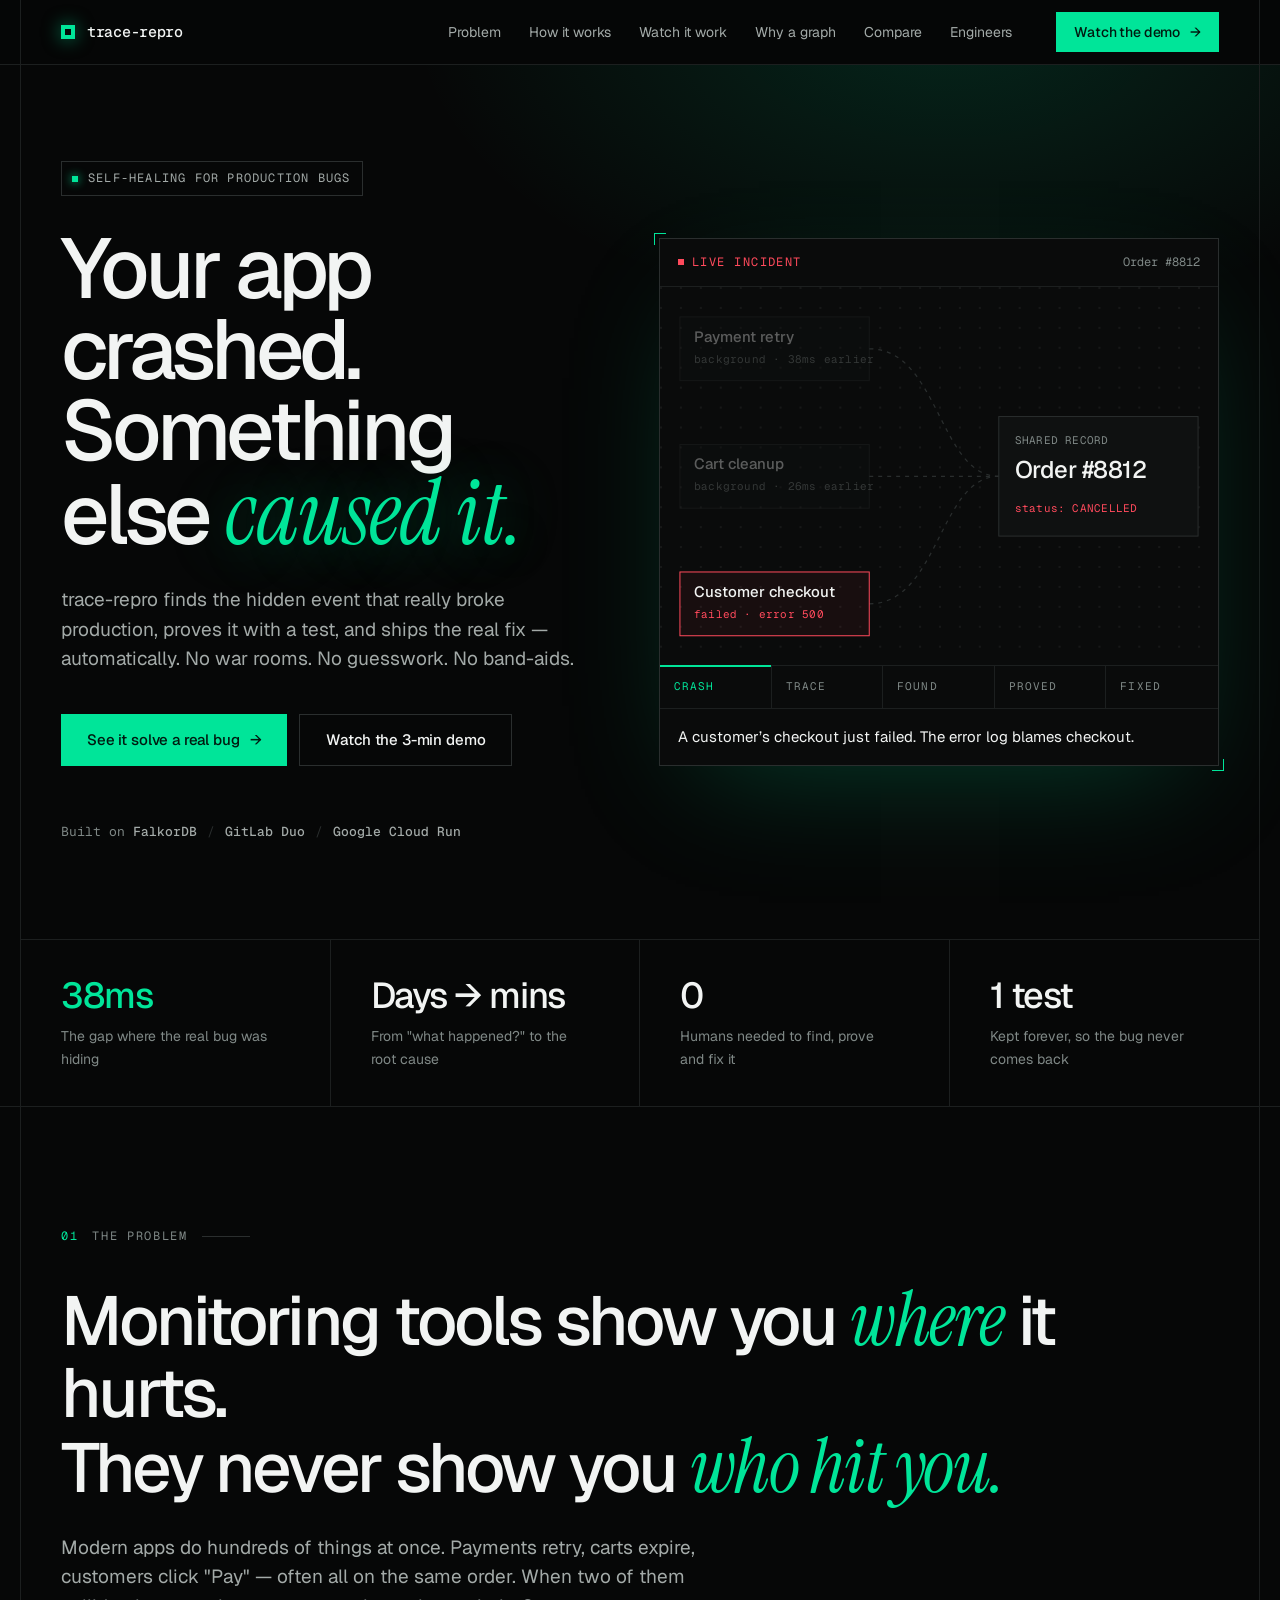
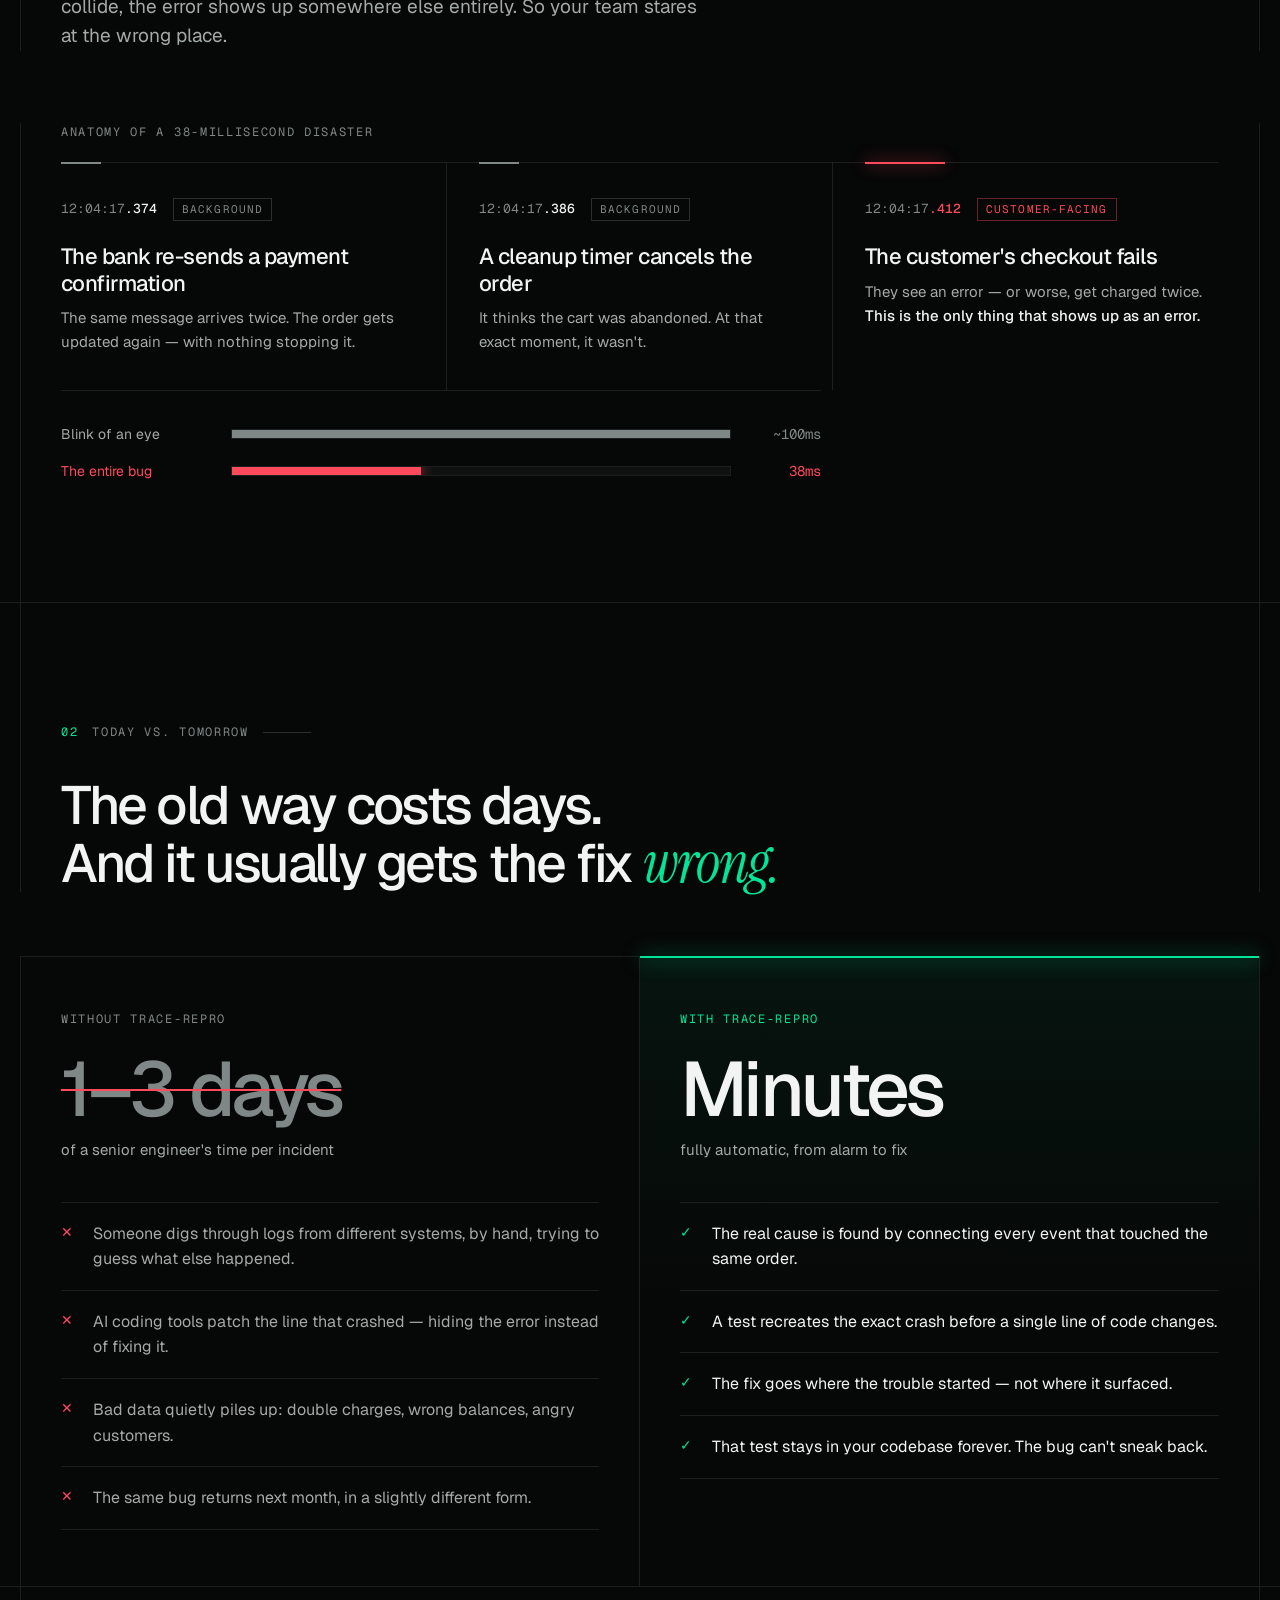
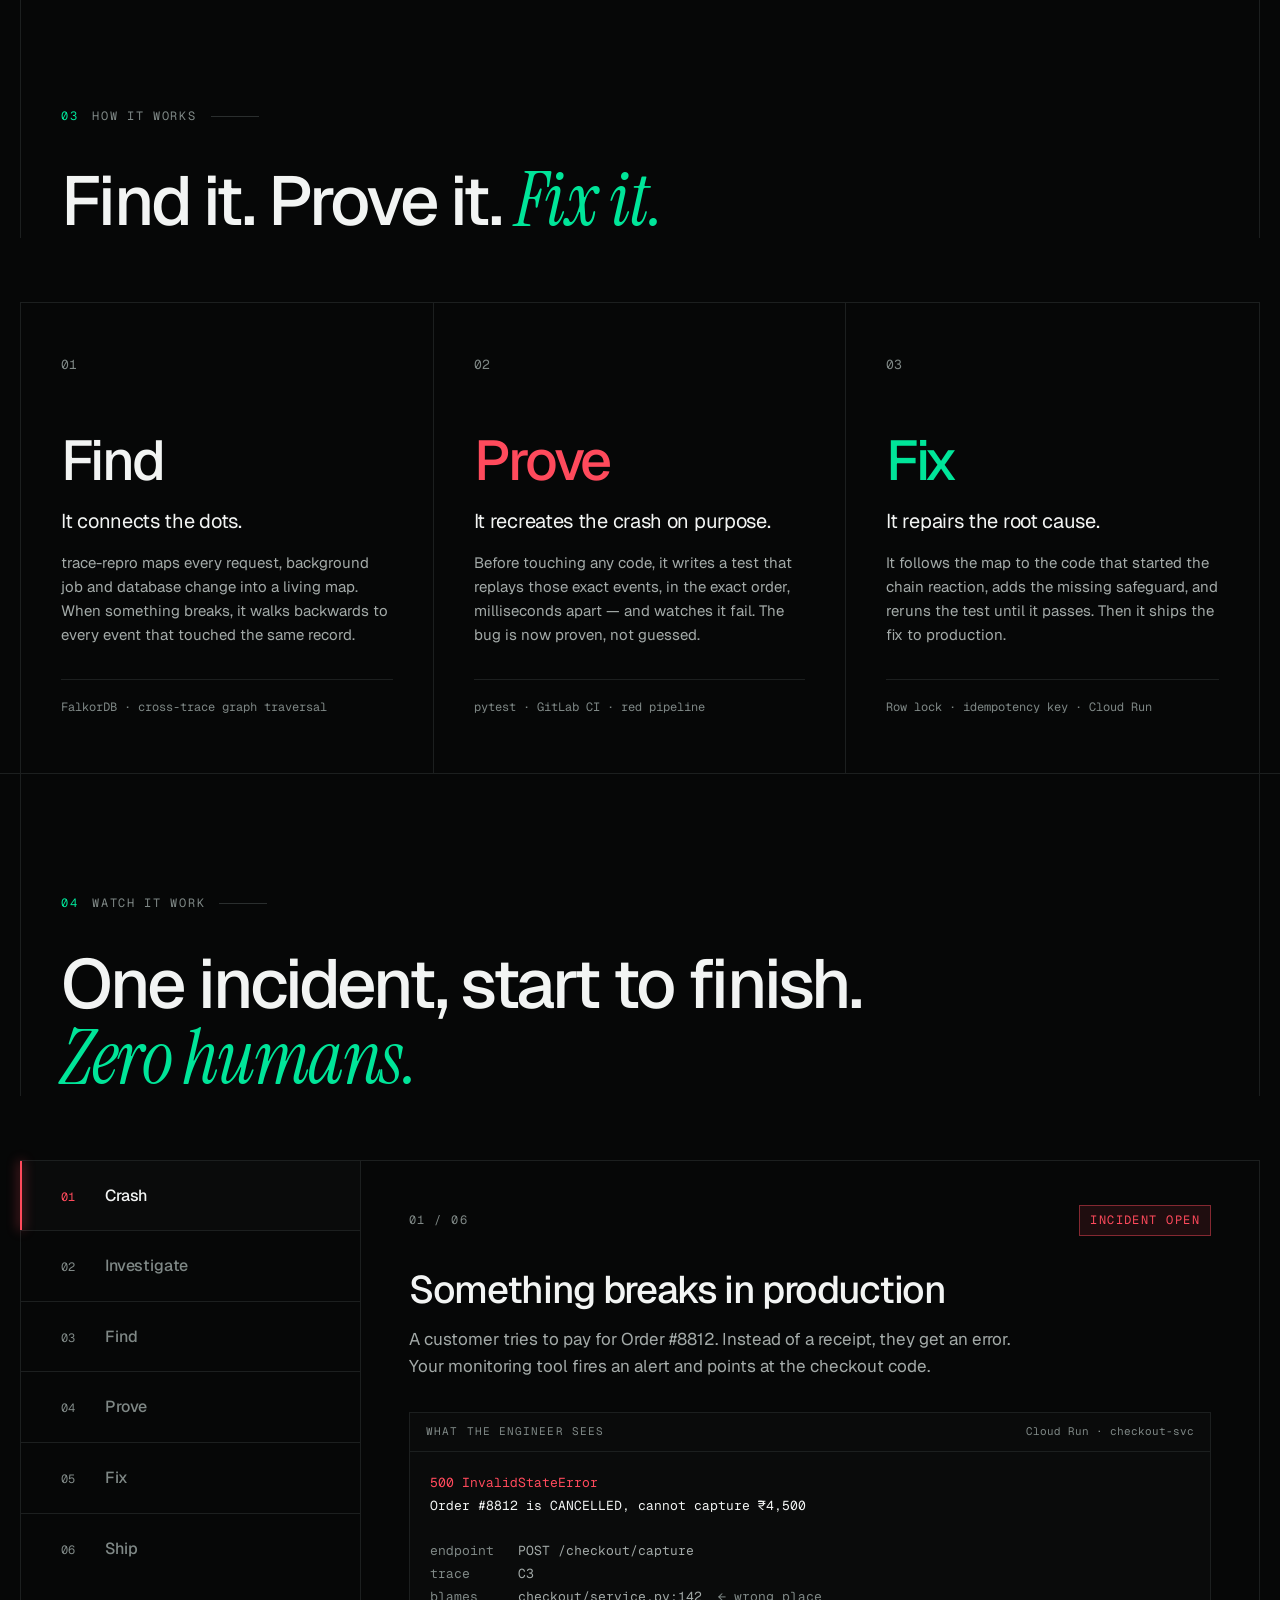
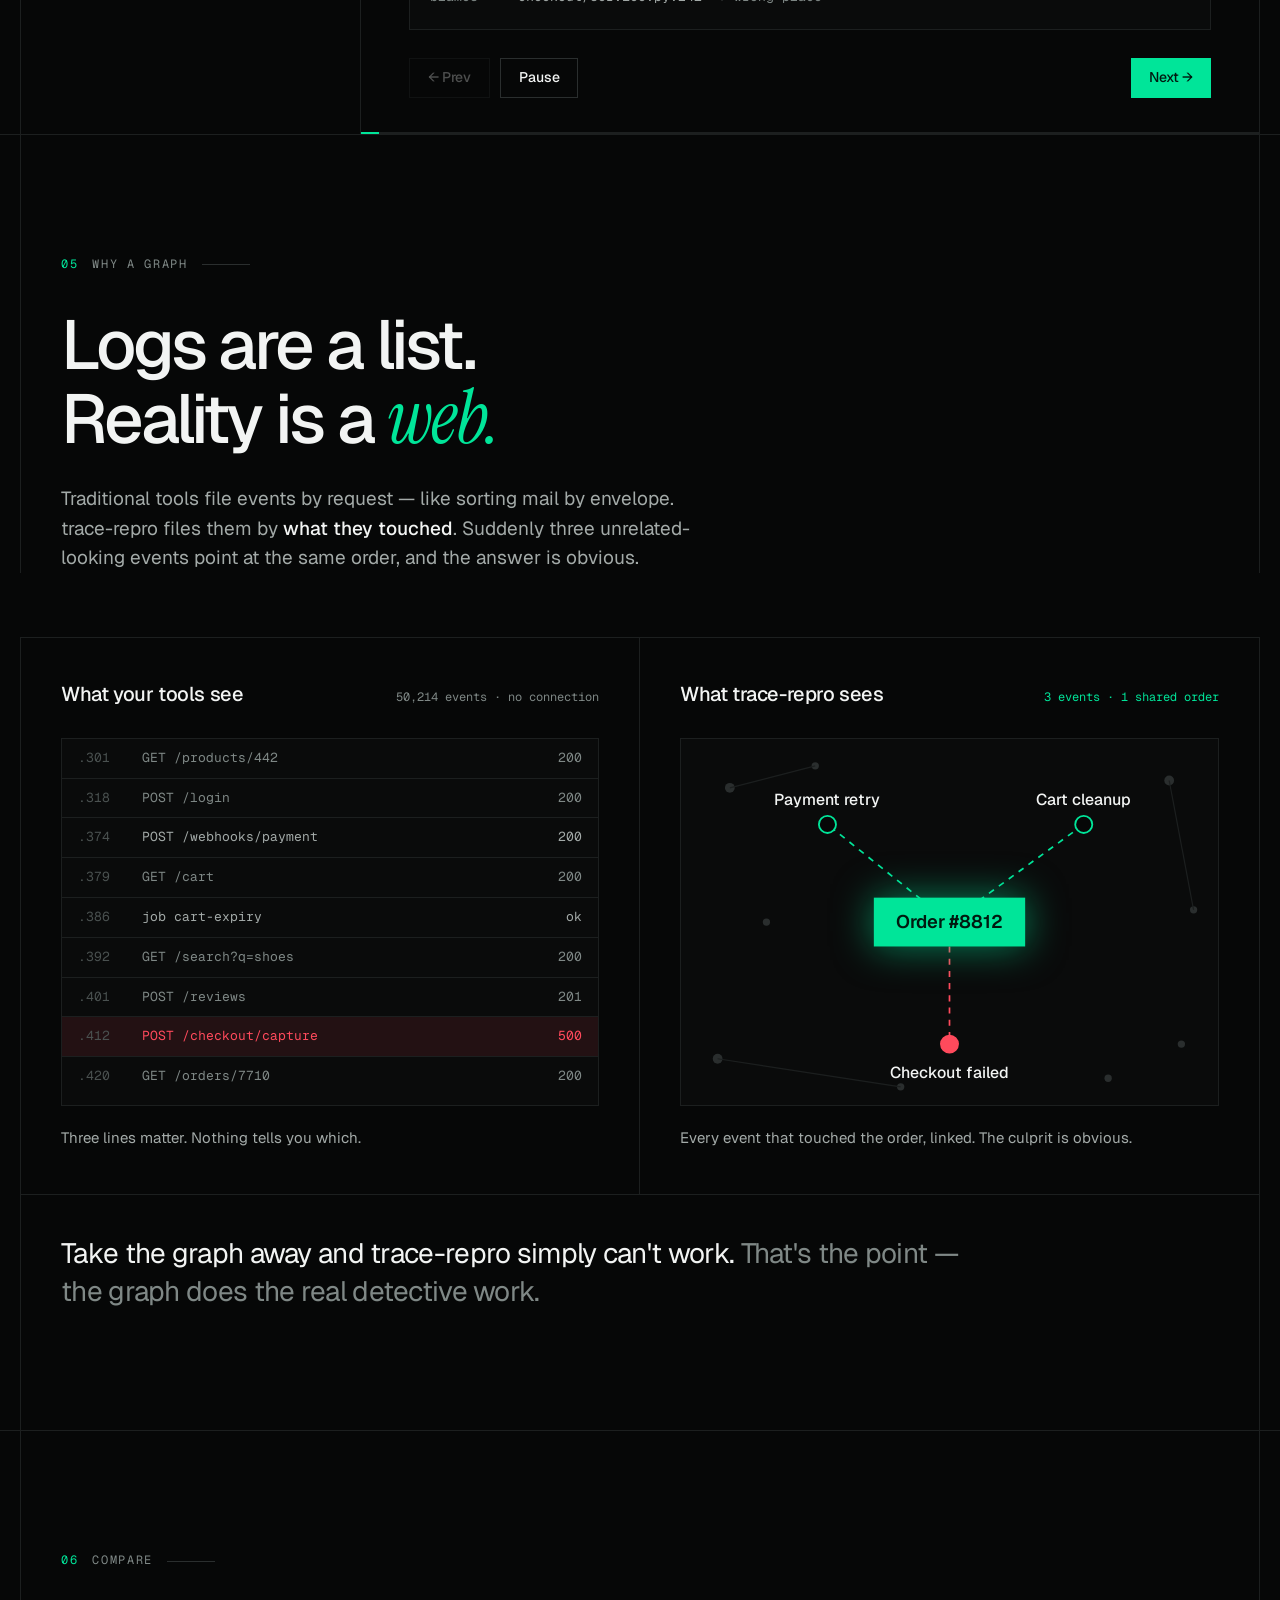
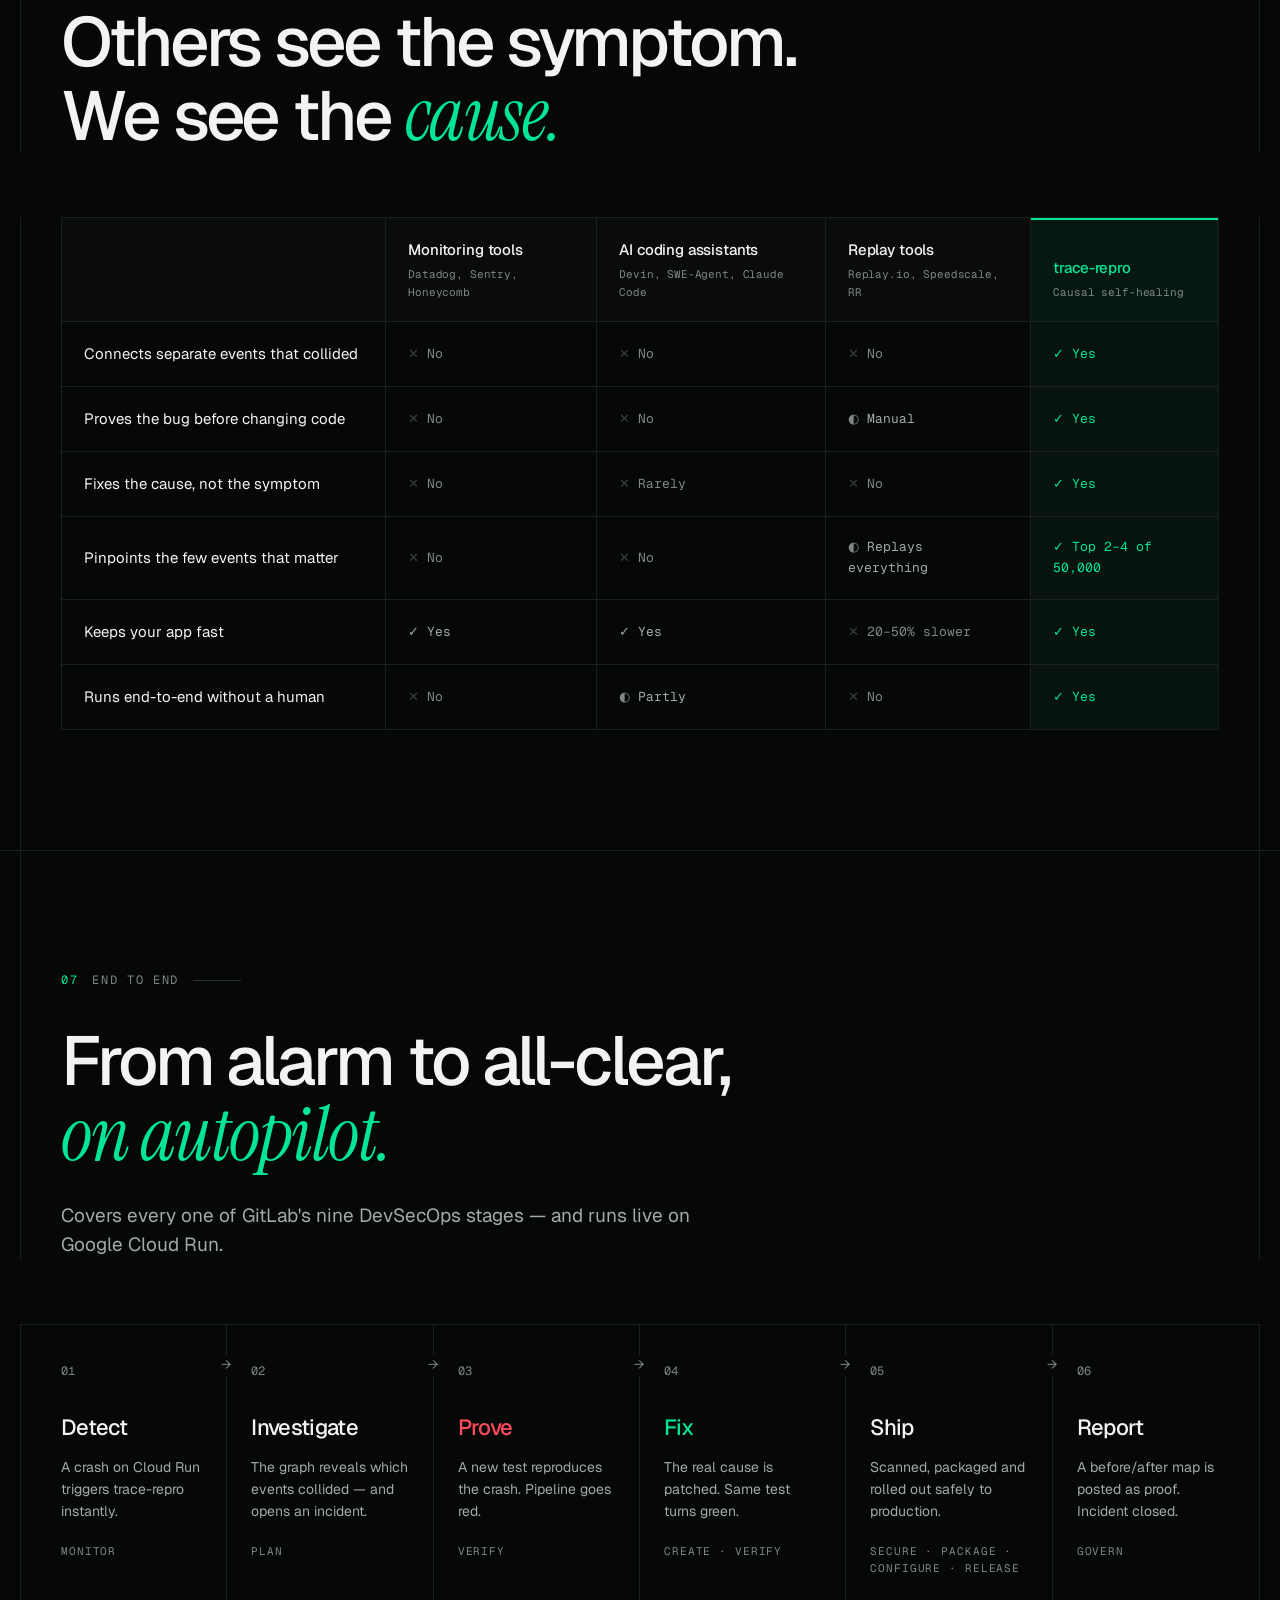
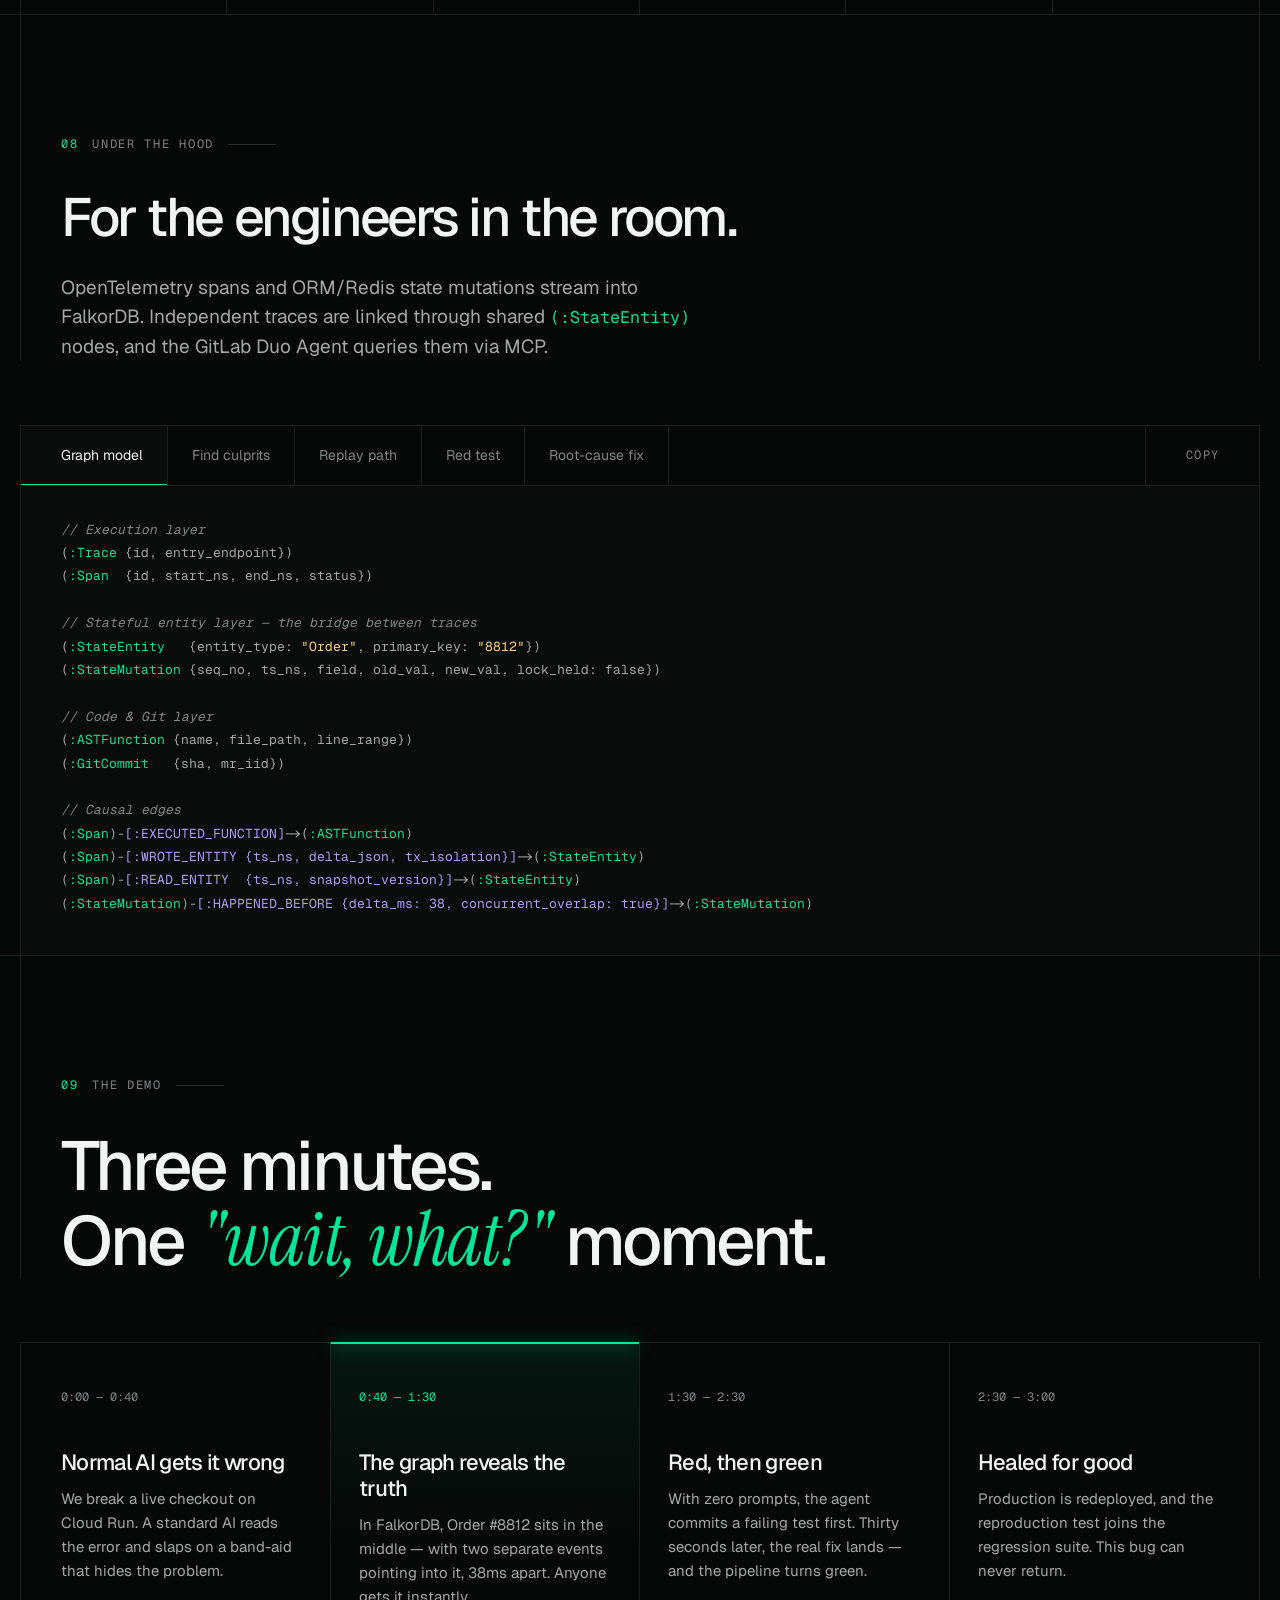
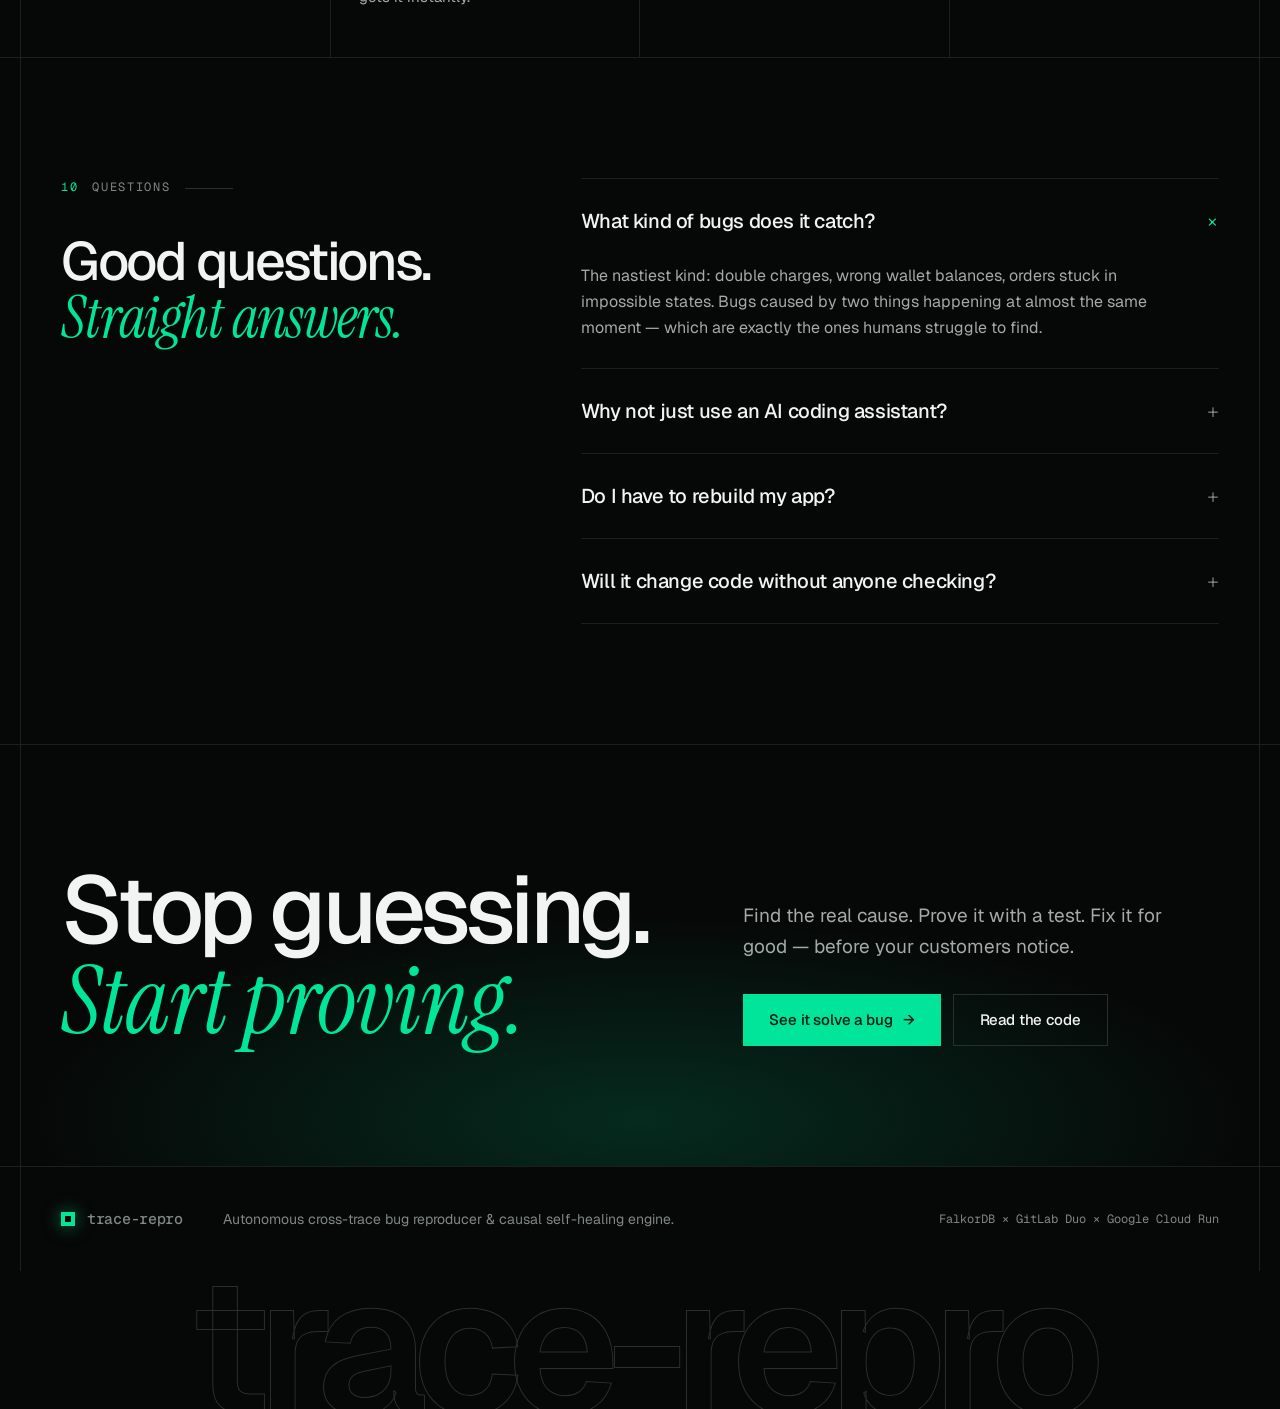
<file: index.html>
<!DOCTYPE html>
<html lang="en">
<head>
  <meta charset="UTF-8">
  <meta name="viewport" content="width=device-width, initial-scale=1.0">
  <title>trace-repro — Your app crashed. Something else caused it.</title>
  <meta name="description" content="trace-repro finds the hidden event that really broke production, proves it with a test, and ships the real fix — automatically.">
  <link rel="preconnect" href="https://fonts.googleapis.com">
  <link rel="preconnect" href="https://fonts.gstatic.com" crossorigin>
  <link href="https://fonts.googleapis.com/css2?family=Geist:wght@300;400;500;600;700&family=Geist+Mono:wght@400;500;600&family=Instrument+Serif:ital@0;1&display=swap" rel="stylesheet">
  <link rel="stylesheet" href="css/style.css">
</head>
<body>

  <!-- ================= HEADER ================= -->
  <header id="site-header" class="site-header">
    <div class="frame header-inner">
      <a href="#hero" class="brand" aria-label="trace-repro home">
        <span class="brand-glyph" aria-hidden="true"></span>
        <span class="brand-word">trace-repro</span>
      </a>
      <nav id="primary-nav" class="primary-nav" aria-label="Primary">
        <a href="#problem">Problem</a>
        <a href="#how">How it works</a>
        <a href="#walkthrough">Watch it work</a>
        <a href="#graph">Why a graph</a>
        <a href="#compare">Compare</a>
        <a href="#engineers">Engineers</a>
      </nav>
      <div class="header-actions">
        <a href="#demo" class="btn btn-solid btn-sm">Watch the demo <span class="btn-arrow">→</span></a>
        <button id="menu-toggle" class="menu-toggle" aria-label="Open menu" aria-expanded="false" aria-controls="primary-nav">
          <span></span><span></span>
        </button>
      </div>
    </div>
  </header>

  <main id="main">

    <!-- ================= HERO ================= -->
    <section id="hero" class="band hero">
      <div class="frame hero-grid">
        <div class="hero-copy">
          <p class="kicker"><span class="kicker-dot"></span>Self-healing for production bugs</p>
          <h1 class="hero-title">Your app crashed.<br>Something else <em>caused&nbsp;it.</em></h1>
          <p class="hero-lede">
            trace-repro finds the hidden event that really broke production, proves it with a test, and ships the real fix — automatically.
            No war rooms. No guesswork. No band-aids.
          </p>
          <div class="hero-ctas">
            <a href="#walkthrough" class="btn btn-solid">See it solve a real bug <span class="btn-arrow">→</span></a>
            <a href="#demo" class="btn btn-line">Watch the 3-min demo</a>
          </div>
          <p class="hero-built">Built on <strong>FalkorDB</strong><i>/</i><strong>GitLab Duo</strong><i>/</i><strong>Google Cloud Run</strong></p>
        </div>

        <!-- Hero visual: animated incident -->
        <figure class="hero-visual" aria-label="Animation: trace-repro connecting three events to one order and fixing the bug">
          <div class="viz-head">
            <span class="viz-live"><span></span>Live incident</span>
            <span class="viz-id">Order #8812</span>
          </div>
          <svg id="hero-viz" class="hero-viz" viewBox="0 0 560 380" aria-hidden="true">
            <defs>
              <pattern id="dots" width="20" height="20" patternUnits="userSpaceOnUse"><circle cx="1" cy="1" r="1" fill="rgba(255,255,255,.07)"/></pattern>
            </defs>
            <rect width="560" height="380" fill="url(#dots)"/>

            <path id="hv-p1" class="hv-path" d="M210 62 C 280 62, 280 190, 340 190"/>
            <path id="hv-p2" class="hv-path" d="M210 190 L 340 190"/>
            <path id="hv-p3" class="hv-path" d="M210 318 C 280 318, 280 190, 340 190"/>

            <g id="hv-n1" class="hv-node" transform="translate(20 30)">
              <rect width="190" height="64"/>
              <text x="14" y="25" class="hv-t1">Payment retry</text>
              <text x="14" y="46" class="hv-t2">background · 38ms earlier</text>
            </g>
            <g id="hv-n2" class="hv-node" transform="translate(20 158)">
              <rect width="190" height="64"/>
              <text x="14" y="25" class="hv-t1">Cart cleanup</text>
              <text x="14" y="46" class="hv-t2">background · 26ms earlier</text>
            </g>
            <g id="hv-n3" class="hv-node hv-node--victim" transform="translate(20 286)">
              <rect width="190" height="64"/>
              <text x="14" y="25" class="hv-t1">Customer checkout</text>
              <text x="14" y="46" class="hv-t2" id="hv-n3-sub">failed · error 500</text>
            </g>

            <g id="hv-entity" class="hv-entity" transform="translate(340 130)">
              <rect width="200" height="120"/>
              <text x="16" y="28" class="hv-t2">SHARED RECORD</text>
              <text x="16" y="62" class="hv-big">Order #8812</text>
              <text x="16" y="96" class="hv-t2" id="hv-entity-sub">status: CANCELLED</text>
            </g>
            <line id="hv-scan" class="hv-scan" x1="340" y1="130" x2="540" y2="130"/>
          </svg>
          <figcaption class="viz-foot">
            <ol id="hv-steps" class="viz-steps">
              <li>Crash</li><li>Trace</li><li>Found</li><li>Proved</li><li>Fixed</li>
            </ol>
            <p id="hv-caption" class="viz-caption" aria-live="polite">A customer's checkout just failed.</p>
          </figcaption>
        </figure>
      </div>

      <!-- Outcome strip -->
      <div class="frame outcome-strip">
        <div class="outcome"><span class="outcome-num" data-count="38" data-suffix="ms">38ms</span><span class="outcome-label">The gap where the real bug was hiding</span></div>
        <div class="outcome"><span class="outcome-num">Days → mins</span><span class="outcome-label">From "what happened?" to the root cause</span></div>
        <div class="outcome"><span class="outcome-num" data-count="0">0</span><span class="outcome-label">Humans needed to find, prove and fix it</span></div>
        <div class="outcome"><span class="outcome-num">1 test</span><span class="outcome-label">Kept forever, so the bug never comes back</span></div>
      </div>
    </section>

    <!-- ================= PROBLEM ================= -->
    <section id="problem" class="band">
      <div class="frame">
        <div class="section-label"><span>01</span>The problem</div>
        <h2 class="statement">Monitoring tools show you <em>where</em> it hurts.<br class="br-lg"> They never show you <em>who hit you.</em></h2>
        <p class="section-lede">Modern apps do hundreds of things at once. Payments retry, carts expire, customers click "Pay" — often all on the same order. When two of them collide, the error shows up somewhere else entirely. So your team stares at the wrong place.</p>
      </div>

      <div class="frame story">
        <p class="story-title">Anatomy of a 38-millisecond disaster</p>
        <ol class="story-track">
          <li class="story-event">
            <span class="story-time">12:04:17<b>.374</b></span>
            <span class="story-tag">Background</span>
            <h3>The bank re-sends a payment confirmation</h3>
            <p>The same message arrives twice. The order gets updated again — with nothing stopping it.</p>
          </li>
          <li class="story-event">
            <span class="story-time">12:04:17<b>.386</b></span>
            <span class="story-tag">Background</span>
            <h3>A cleanup timer cancels the order</h3>
            <p>It thinks the cart was abandoned. At that exact moment, it wasn't.</p>
          </li>
          <li class="story-event story-event--hit">
            <span class="story-time">12:04:17<b>.412</b></span>
            <span class="story-tag">Customer-facing</span>
            <h3>The customer's checkout fails</h3>
            <p>They see an error — or worse, get charged twice. <strong>This is the only thing that shows up as an error.</strong></p>
          </li>
        </ol>

        <div class="blink-compare" aria-label="Timing comparison">
          <div class="blink-row">
            <span class="blink-label">Blink of an eye</span>
            <span class="blink-bar"><span style="--w:100%"></span></span>
            <span class="blink-val">~100ms</span>
          </div>
          <div class="blink-row blink-row--bug">
            <span class="blink-label">The entire bug</span>
            <span class="blink-bar"><span style="--w:38%"></span></span>
            <span class="blink-val">38ms</span>
          </div>
        </div>
      </div>
    </section>

    <!-- ================= TODAY VS ================= -->
    <section id="today" class="band">
      <div class="frame">
        <div class="section-label"><span>02</span>Today vs. tomorrow</div>
        <h2 class="statement statement--sm">The old way costs days.<br>And it usually gets the fix <em>wrong.</em></h2>
      </div>
      <div class="frame versus">
        <article class="versus-col versus-col--old">
          <header>
            <span class="versus-tag">Without trace-repro</span>
            <p class="versus-big">1–3 days</p>
            <p class="versus-sub">of a senior engineer's time per incident</p>
          </header>
          <ul>
            <li>Someone digs through logs from different systems, by hand, trying to guess what else happened.</li>
            <li>AI coding tools patch the line that crashed — hiding the error instead of fixing it.</li>
            <li>Bad data quietly piles up: double charges, wrong balances, angry customers.</li>
            <li>The same bug returns next month, in a slightly different form.</li>
          </ul>
        </article>
        <article class="versus-col versus-col--new">
          <header>
            <span class="versus-tag">With trace-repro</span>
            <p class="versus-big">Minutes</p>
            <p class="versus-sub">fully automatic, from alarm to fix</p>
          </header>
          <ul>
            <li>The real cause is found by connecting every event that touched the same order.</li>
            <li>A test recreates the exact crash before a single line of code changes.</li>
            <li>The fix goes where the trouble started — not where it surfaced.</li>
            <li>That test stays in your codebase forever. The bug can't sneak back.</li>
          </ul>
        </article>
      </div>
    </section>

    <!-- ================= HOW ================= -->
    <section id="how" class="band">
      <div class="frame">
        <div class="section-label"><span>03</span>How it works</div>
        <h2 class="statement">Find it. Prove it. <em>Fix it.</em></h2>
      </div>
      <div class="frame pillars">
        <article class="pillar">
          <span class="pillar-num">01</span>
          <h3>Find</h3>
          <p class="pillar-lead">It connects the dots.</p>
          <p>trace-repro maps every request, background job and database change into a living map. When something breaks, it walks backwards to every event that touched the same record.</p>
          <span class="pillar-tech">FalkorDB · cross-trace graph traversal</span>
        </article>
        <article class="pillar pillar--red">
          <span class="pillar-num">02</span>
          <h3>Prove</h3>
          <p class="pillar-lead">It recreates the crash on purpose.</p>
          <p>Before touching any code, it writes a test that replays those exact events, in the exact order, milliseconds apart — and watches it fail. The bug is now proven, not guessed.</p>
          <span class="pillar-tech">pytest · GitLab CI · red pipeline</span>
        </article>
        <article class="pillar pillar--green">
          <span class="pillar-num">03</span>
          <h3>Fix</h3>
          <p class="pillar-lead">It repairs the root cause.</p>
          <p>It follows the map to the code that started the chain reaction, adds the missing safeguard, and reruns the test until it passes. Then it ships the fix to production.</p>
          <span class="pillar-tech">Row lock · idempotency key · Cloud Run</span>
        </article>
      </div>
    </section>

    <!-- ================= WALKTHROUGH ================= -->
    <section id="walkthrough" class="band">
      <div class="frame">
        <div class="section-label"><span>04</span>Watch it work</div>
        <h2 class="statement">One incident, start to finish.<br><em>Zero humans.</em></h2>
      </div>

      <div class="frame case">
        <ol id="case-steps" class="case-steps" role="tablist" aria-label="Incident steps"></ol>
        <div class="case-panel" role="tabpanel" aria-live="polite">
          <div class="case-meta">
            <span id="case-count" class="case-count">01 / 06</span>
            <span id="case-status" class="case-status">Incident open</span>
          </div>
          <h3 id="case-title" class="case-title"></h3>
          <p id="case-desc" class="case-desc"></p>
          <div class="case-code">
            <div class="case-code-head"><span>What the engineer sees</span><span id="case-file"></span></div>
            <pre id="case-pre"></pre>
          </div>
          <div class="case-nav">
            <button id="case-prev" class="btn btn-line btn-sm" aria-label="Previous step">← Prev</button>
            <button id="case-play" class="btn btn-line btn-sm" aria-label="Pause autoplay">Pause</button>
            <button id="case-next" class="btn btn-solid btn-sm" aria-label="Next step">Next →</button>
          </div>
          <span class="case-progress"><span id="case-bar"></span></span>
        </div>
      </div>
    </section>

    <!-- ================= GRAPH ================= -->
    <section id="graph" class="band">
      <div class="frame">
        <div class="section-label"><span>05</span>Why a graph</div>
        <h2 class="statement">Logs are a list.<br>Reality is a <em>web.</em></h2>
        <p class="section-lede">Traditional tools file events by request — like sorting mail by envelope. trace-repro files them by <strong>what they touched</strong>. Suddenly three unrelated-looking events point at the same order, and the answer is obvious.</p>
      </div>

      <div class="frame lenses">
        <figure class="lens">
          <figcaption><span>What your tools see</span><b>50,214 events · no connection</b></figcaption>
          <ul class="log-list" aria-label="Sample of disconnected log lines">
            <li><time>.301</time>GET /products/442 <i>200</i></li>
            <li><time>.318</time>POST /login <i>200</i></li>
            <li class="is-key"><time>.374</time>POST /webhooks/payment <i>200</i></li>
            <li><time>.379</time>GET /cart <i>200</i></li>
            <li class="is-key"><time>.386</time>job cart-expiry <i>ok</i></li>
            <li><time>.392</time>GET /search?q=shoes <i>200</i></li>
            <li><time>.401</time>POST /reviews <i>201</i></li>
            <li class="is-err"><time>.412</time>POST /checkout/capture <i>500</i></li>
            <li><time>.420</time>GET /orders/7710 <i>200</i></li>
          </ul>
          <p class="lens-note">Three lines matter. Nothing tells you which.</p>
        </figure>

        <figure class="lens lens--on">
          <figcaption><span>What trace-repro sees</span><b>3 events · 1 shared order</b></figcaption>
          <svg class="web-viz" viewBox="0 0 440 300" aria-label="Graph: three events connected to Order 8812, with unrelated events faded out">
            <g class="web-noise">
              <circle cx="40" cy="40" r="4"/><circle cx="110" cy="22" r="3"/><circle cx="400" cy="34" r="4"/>
              <circle cx="410" cy="250" r="3"/><circle cx="30" cy="262" r="4"/><circle cx="350" cy="278" r="3"/>
              <circle cx="70" cy="150" r="3"/><circle cx="420" cy="140" r="3"/><circle cx="180" cy="285" r="3"/>
              <line x1="40" y1="40" x2="110" y2="22"/><line x1="400" y1="34" x2="420" y2="140"/><line x1="30" y1="262" x2="180" y2="285"/>
            </g>
            <line class="web-edge" x1="220" y1="150" x2="120" y2="70"/>
            <line class="web-edge" x1="220" y1="150" x2="330" y2="70"/>
            <line class="web-edge web-edge--err" x1="220" y1="150" x2="220" y2="250"/>
            <g class="web-node" transform="translate(120 70)"><circle r="7"/><text x="0" y="-16" text-anchor="middle">Payment retry</text></g>
            <g class="web-node" transform="translate(330 70)"><circle r="7"/><text x="0" y="-16" text-anchor="middle">Cart cleanup</text></g>
            <g class="web-node web-node--err" transform="translate(220 250)"><circle r="7"/><text x="0" y="28" text-anchor="middle">Checkout failed</text></g>
            <g class="web-hub" transform="translate(220 150)">
              <rect x="-62" y="-20" width="124" height="40"/>
              <text x="0" y="5" text-anchor="middle">Order #8812</text>
            </g>
          </svg>
          <p class="lens-note">Every event that touched the order, linked. The culprit is obvious.</p>
        </figure>
      </div>

      <div class="frame graph-callout">
        <p>Take the graph away and trace-repro simply can't work. <span>That's the point — the graph does the real detective work.</span></p>
      </div>
    </section>

    <!-- ================= COMPARE ================= -->
    <section id="compare" class="band">
      <div class="frame">
        <div class="section-label"><span>06</span>Compare</div>
        <h2 class="statement">Others see the symptom.<br>We see the <em>cause.</em></h2>
      </div>
      <div class="frame">
        <div class="table-scroll">
          <table class="compare">
            <thead>
              <tr>
                <th scope="col"><span class="sr-only">Capability</span></th>
                <th scope="col">Monitoring tools<small>Datadog, Sentry, Honeycomb</small></th>
                <th scope="col">AI coding assistants<small>Devin, SWE-Agent, Claude Code</small></th>
                <th scope="col">Replay tools<small>Replay.io, Speedscale, RR</small></th>
                <th scope="col" class="is-us">trace-repro<small>Causal self-healing</small></th>
              </tr>
            </thead>
            <tbody>
              <tr><th scope="row">Connects separate events that collided</th><td class="no">No</td><td class="no">No</td><td class="no">No</td><td class="is-us yes">Yes</td></tr>
              <tr><th scope="row">Proves the bug before changing code</th><td class="no">No</td><td class="no">No</td><td class="part">Manual</td><td class="is-us yes">Yes</td></tr>
              <tr><th scope="row">Fixes the cause, not the symptom</th><td class="no">No</td><td class="no">Rarely</td><td class="no">No</td><td class="is-us yes">Yes</td></tr>
              <tr><th scope="row">Pinpoints the few events that matter</th><td class="no">No</td><td class="no">No</td><td class="part">Replays everything</td><td class="is-us yes">Top 2–4 of 50,000</td></tr>
              <tr><th scope="row">Keeps your app fast</th><td class="yes">Yes</td><td class="yes">Yes</td><td class="no">20–50% slower</td><td class="is-us yes">Yes</td></tr>
              <tr><th scope="row">Runs end-to-end without a human</th><td class="no">No</td><td class="part">Partly</td><td class="no">No</td><td class="is-us yes">Yes</td></tr>
            </tbody>
          </table>
        </div>
      </div>
    </section>

    <!-- ================= LIFECYCLE ================= -->
    <section id="lifecycle" class="band">
      <div class="frame">
        <div class="section-label"><span>07</span>End to end</div>
        <h2 class="statement">From alarm to all-clear,<br><em>on autopilot.</em></h2>
        <p class="section-lede">Covers every one of GitLab's nine DevSecOps stages — and runs live on Google Cloud Run.</p>
      </div>
      <div class="frame flow">
        <article class="flow-step"><span class="flow-n">01</span><h3>Detect</h3><p>A crash on Cloud Run triggers trace-repro instantly.</p><span class="flow-stage">Monitor</span></article>
        <article class="flow-step"><span class="flow-n">02</span><h3>Investigate</h3><p>The graph reveals which events collided — and opens an incident.</p><span class="flow-stage">Plan</span></article>
        <article class="flow-step flow-step--red"><span class="flow-n">03</span><h3>Prove</h3><p>A new test reproduces the crash. Pipeline goes red.</p><span class="flow-stage">Verify</span></article>
        <article class="flow-step flow-step--green"><span class="flow-n">04</span><h3>Fix</h3><p>The real cause is patched. Same test turns green.</p><span class="flow-stage">Create · Verify</span></article>
        <article class="flow-step"><span class="flow-n">05</span><h3>Ship</h3><p>Scanned, packaged and rolled out safely to production.</p><span class="flow-stage">Secure · Package · Configure · Release</span></article>
        <article class="flow-step"><span class="flow-n">06</span><h3>Report</h3><p>A before/after map is posted as proof. Incident closed.</p><span class="flow-stage">Govern</span></article>
      </div>
    </section>

    <!-- ================= ENGINEERS ================= -->
    <section id="engineers" class="band">
      <div class="frame">
        <div class="section-label"><span>08</span>Under the hood</div>
        <h2 class="statement statement--sm">For the engineers in the room.</h2>
        <p class="section-lede">OpenTelemetry spans and ORM/Redis state mutations stream into FalkorDB. Independent traces are linked through shared <code>(:StateEntity)</code> nodes, and the GitLab Duo Agent queries them via MCP.</p>
      </div>
      <div class="frame code-deck">
        <div class="deck-tabs" role="tablist" aria-label="Code samples">
          <button class="deck-tab is-active" role="tab" aria-selected="true" data-panel="c-model">Graph model</button>
          <button class="deck-tab" role="tab" aria-selected="false" data-panel="c-find">Find culprits</button>
          <button class="deck-tab" role="tab" aria-selected="false" data-panel="c-path">Replay path</button>
          <button class="deck-tab" role="tab" aria-selected="false" data-panel="c-test">Red test</button>
          <button class="deck-tab" role="tab" aria-selected="false" data-panel="c-fix">Root-cause fix</button>
          <button id="deck-copy" class="deck-copy" aria-label="Copy code">Copy</button>
        </div>

<pre class="deck-panel is-active" id="c-model"><code data-lang="cypher">// Execution layer
(:Trace {id, entry_endpoint})
(:Span  {id, start_ns, end_ns, status})

// Stateful entity layer — the bridge between traces
(:StateEntity   {entity_type: "Order", primary_key: "8812"})
(:StateMutation {seq_no, ts_ns, field, old_val, new_val, lock_held: false})

// Code & Git layer
(:ASTFunction {name, file_path, line_range})
(:GitCommit   {sha, mr_iid})

// Causal edges
(:Span)-[:EXECUTED_FUNCTION]->(:ASTFunction)
(:Span)-[:WROTE_ENTITY {ts_ns, delta_json, tx_isolation}]->(:StateEntity)
(:Span)-[:READ_ENTITY  {ts_ns, snapshot_version}]->(:StateEntity)
(:StateMutation)-[:HAPPENED_BEFORE {delta_ms: 38, concurrent_overlap: true}]->(:StateMutation)</code></pre>

<pre class="deck-panel" id="c-find"><code data-lang="cypher">// From the crashing span, hop across shared StateEntity nodes to find
// every OTHER independent trace that mutated the same entity before the crash
MATCH (crash_trace:Trace)-[:HAS_SPAN]->(crash_span:Span {id: $crash_span_id})
MATCH (crash_span)-[r_read:READ_ENTITY|WROTE_ENTITY]->(entity:StateEntity)
MATCH (other_trace:Trace)-[:HAS_SPAN]->(mutator_span:Span)-[r_write:WROTE_ENTITY]->(entity)
WHERE other_trace.id <> crash_trace.id
  AND r_write.ts_ns <= r_read.ts_ns
  AND (r_read.ts_ns - r_write.ts_ns) < 60000000000 // 60s causal window
MATCH (mutator_span)-[:EXECUTED_FUNCTION]->(upstream_fn:ASTFunction)
MATCH (crash_span)-[:EXECUTED_FUNCTION]->(crash_fn:ASTFunction)
RETURN
  entity.primary_key AS collided_entity,
  other_trace.entry_endpoint AS interfering_request,
  other_trace.payload_json AS interfering_payload,
  (r_read.ts_ns - r_write.ts_ns) / 1000000.0 AS race_window_ms,
  r_write.lock_held AS was_locked,
  upstream_fn.file_path AS upstream_mutator_file,
  upstream_fn.name AS upstream_mutator_function,
  crash_fn.name AS downstream_crash_symptom
ORDER BY r_write.ts_ns ASC</code></pre>

<pre class="deck-panel" id="c-path"><code data-lang="cypher">// Exact chain of state transitions: entity creation → corrupted read.
// Produces the ordered requests, payloads and ms delays for the replay test.
MATCH (entity:StateEntity {primary_key: "8812"})
MATCH (first:StateMutation {seq_no: 0})-[:MUTATED]->(entity)
MATCH (crash:Span {id: $crash_span_id})
MATCH p = shortestPath((first)-[:HAPPENED_BEFORE|CAUSED_READ*..12]->(crash))
UNWIND nodes(p) AS step
OPTIONAL MATCH (s:Span)-[:EMITTED]->(step)
OPTIONAL MATCH (t:Trace)-[:HAS_SPAN]->(s)
RETURN t.entry_endpoint AS request, t.payload_json AS payload,
       step.field AS field, step.old_val AS old_val, step.new_val AS new_val,
       step.ts_ns / 1000000.0 AS ts_ms
ORDER BY ts_ms ASC</code></pre>

<pre class="deck-panel" id="c-test"><code data-lang="python"># tests/repro/test_incident_8812.py — generated from graph:incident_8812
import asyncio
import pytest
from tests.repro.harness import Barrier, replay, wallet_credits

@pytest.mark.asyncio
async def test_incident_8812_cross_trace_race(client, worker, seed_order):
    await seed_order(id=8812, status="PENDING", amount=4500)
    barrier = Barrier(parties=3)

    # Causal subgraph: A1 (-38ms) → B2 (-26ms) → C3 (0ms)
    webhook  = replay(client.post, "/webhooks/payment",
                      json={"order_id": 8812, "event": "payment.retry"},
                      barrier=barrier, offset_ms=0)
    expiry   = replay(worker.expire_cart, order_id=8812,
                      barrier=barrier, offset_ms=12)
    checkout = replay(client.post, "/checkout/capture",
                      json={"order_id": 8812}, barrier=barrier, offset_ms=38)

    _, _, res = await asyncio.gather(webhook, expiry, checkout)

    assert res.status_code == 200, res.json()   # RED: 500 InvalidStateError
    assert await wallet_credits(8812) == 1      # no double-credit</code></pre>

<pre class="deck-panel" id="c-fix"><code data-lang="diff">  # payments/webhooks.py — upstream mutator, not the crashing line
  def apply_webhook(db, event):
-     order = db.query(Order).get(event.order_id)
+     order = (db.query(Order)
+                .filter_by(id=event.order_id)
+                .with_for_update()            # SELECT ... FOR UPDATE
+                .one())
+     if order.last_event_id == event.id:     # idempotency guard
+         return order
      order.status = transition(order.status, event)
+     order.last_event_id = event.id
      db.commit()

  # graph diff: lock_held false → true · race_condition_reproduced → resolved</code></pre>
      </div>
    </section>

    <!-- ================= DEMO ================= -->
    <section id="demo" class="band">
      <div class="frame">
        <div class="section-label"><span>09</span>The demo</div>
        <h2 class="statement">Three minutes.<br>One <em>"wait, what?"</em> moment.</h2>
      </div>
      <div class="frame reel">
        <article class="reel-cut">
          <span class="reel-time">0:00 — 0:40</span>
          <h3>Normal AI gets it wrong</h3>
          <p>We break a live checkout on Cloud Run. A standard AI reads the error and slaps on a band-aid that hides the problem.</p>
        </article>
        <article class="reel-cut reel-cut--hi">
          <span class="reel-time">0:40 — 1:30</span>
          <h3>The graph reveals the truth</h3>
          <p>In FalkorDB, Order #8812 sits in the middle — with two separate events pointing into it, 38ms apart. Anyone gets it instantly.</p>
        </article>
        <article class="reel-cut">
          <span class="reel-time">1:30 — 2:30</span>
          <h3>Red, then green</h3>
          <p>With zero prompts, the agent commits a failing test first. Thirty seconds later, the real fix lands — and the pipeline turns green.</p>
        </article>
        <article class="reel-cut">
          <span class="reel-time">2:30 — 3:00</span>
          <h3>Healed for good</h3>
          <p>Production is redeployed, and the reproduction test joins the regression suite. This bug can never return.</p>
        </article>
      </div>
    </section>

    <!-- ================= FAQ ================= -->
    <section id="faq" class="band">
      <div class="frame faq-grid">
        <div>
          <div class="section-label"><span>10</span>Questions</div>
          <h2 class="statement statement--sm">Good questions.<br><em>Straight answers.</em></h2>
        </div>
        <div class="faq-list">
          <details class="faq" open>
            <summary>What kind of bugs does it catch?</summary>
            <p>The nastiest kind: double charges, wrong wallet balances, orders stuck in impossible states. Bugs caused by two things happening at almost the same moment — which are exactly the ones humans struggle to find.</p>
          </details>
          <details class="faq">
            <summary>Why not just use an AI coding assistant?</summary>
            <p>They only see the line that crashed, so they patch the symptom. trace-repro proves the cause first with a failing test, then fixes it where it started.</p>
          </details>
          <details class="faq">
            <summary>Do I have to rebuild my app?</summary>
            <p>No. A lightweight middleware reports what each request touched. There's no heavy recording, and no need to replay hours of traffic.</p>
          </details>
          <details class="faq">
            <summary>Will it change code without anyone checking?</summary>
            <p>It can run fully hands-off, or stop at the merge request for approval. Either way, every fix comes with proof: a test that failed before, passes after, and a before/after map of what changed.</p>
          </details>
        </div>
      </div>
    </section>

    <!-- ================= CTA ================= -->
    <section id="cta" class="band cta">
      <div class="frame cta-inner">
        <h2 class="cta-title">Stop guessing.<br><em>Start proving.</em></h2>
        <div class="cta-side">
          <p>Find the real cause. Prove it with a test. Fix it for good — before your customers notice.</p>
          <div class="hero-ctas">
            <a href="#walkthrough" class="btn btn-solid">See it solve a bug <span class="btn-arrow">→</span></a>
            <a href="#engineers" class="btn btn-line">Read the code</a>
          </div>
        </div>
      </div>
    </section>
  </main>

  <footer id="site-footer" class="band site-footer">
    <div class="frame footer-inner">
      <a href="#hero" class="brand"><span class="brand-glyph" aria-hidden="true"></span><span class="brand-word">trace-repro</span></a>
      <p>Autonomous cross-trace bug reproducer &amp; causal self-healing engine.</p>
      <p class="footer-stack">FalkorDB × GitLab Duo × Google Cloud Run</p>
    </div>
    <div class="footer-mark" aria-hidden="true">trace-repro</div>
  </footer>

  <script src="js/main.js"></script>
</body>
</html>
</file>
<file: css/style.css>
/* =========================================================
   trace-repro — editorial dark / neon, zero-radius system
   ========================================================= */
:root {
  --bg: #060707;
  --bg-1: #0a0b0b;
  --bg-2: #0f1111;
  --rule: #1c1f1f;
  --rule-2: #2a2e2e;
  --ink: #f2f4f3;
  --ink-2: #a3aaa8;
  --ink-3: #7f8886;
  --neon: #00e599;
  --neon-hi: #3dffbc;
  --neon-dim: rgba(0, 229, 153, .1);
  --red: #ff4a5c;
  --red-dim: rgba(255, 74, 92, .1);
  --sans: "Geist", "Inter", system-ui, sans-serif;
  --mono: "Geist Mono", ui-monospace, Menlo, monospace;
  --serif: "Instrument Serif", Georgia, serif;
  --frame: 1240px;
  --pad: 40px;
  --ease: cubic-bezier(.2, .7, .1, 1);
}

*, *::before, *::after { box-sizing: border-box; margin: 0; padding: 0; border-radius: 0 !important; }
html { scroll-behavior: smooth; scroll-padding-top: 72px; }
body {
  background: var(--bg); color: var(--ink); font-family: var(--sans);
  font-size: 16px; line-height: 1.6; -webkit-font-smoothing: antialiased; overflow-x: hidden;
}
a { color: inherit; text-decoration: none; }
button { font: inherit; color: inherit; background: none; border: 0; cursor: pointer; }
::selection { background: var(--neon); color: #000; }
:focus-visible { outline: 1px solid var(--neon); outline-offset: 3px; }
.sr-only { position: absolute; width: 1px; height: 1px; overflow: hidden; clip: rect(0 0 0 0); white-space: nowrap; }
em { font-family: var(--serif); font-style: italic; font-weight: 400; color: var(--neon); letter-spacing: -.01em; }
code { font-family: var(--mono); font-size: .88em; color: var(--neon); }

/* ---------- Frame system: vertical rails + horizontal bands ---------- */
.frame {
  width: 100%; max-width: var(--frame); margin: 0 auto; padding: 0 var(--pad);
  border-left: 1px solid var(--rule); border-right: 1px solid var(--rule);
}
.band { border-bottom: 1px solid var(--rule); position: relative; }
.band > .frame:first-child { padding-top: 120px; }
.band > .frame:last-child { padding-bottom: 120px; }

/* ---------- Header ---------- */
.site-header {
  position: sticky; top: 0; z-index: 100;
  background: rgba(6, 7, 7, .78); backdrop-filter: blur(16px) saturate(140%); -webkit-backdrop-filter: blur(16px) saturate(140%);
  border-bottom: 1px solid var(--rule);
}
.header-inner { display: flex; align-items: center; height: 64px; gap: 32px; }
.brand { display: inline-flex; align-items: center; gap: 12px; }
.brand-glyph {
  width: 14px; height: 14px; background: var(--neon); position: relative;
  box-shadow: 0 0 18px rgba(0, 229, 153, .55);
}
.brand-glyph::after { content: ""; position: absolute; inset: 4px; background: var(--bg); }
.brand-word { font-family: var(--mono); font-weight: 500; font-size: 15px; letter-spacing: -.02em; }
.primary-nav { display: flex; gap: 4px; margin-left: auto; }
.primary-nav a { font-size: 14px; color: var(--ink-2); padding: 8px 12px; transition: color .2s; }
.primary-nav a:hover { color: var(--ink); }
.header-actions { display: flex; align-items: center; gap: 12px; }
.menu-toggle { display: none; width: 40px; height: 40px; border: 1px solid var(--rule-2); position: relative; }
.menu-toggle span { position: absolute; left: 11px; right: 11px; height: 1px; background: var(--ink); transition: transform .3s var(--ease); }
.menu-toggle span:first-child { top: 16px; }
.menu-toggle span:last-child { top: 23px; }
.menu-toggle[aria-expanded="true"] span:first-child { transform: translateY(3.5px) rotate(45deg); }
.menu-toggle[aria-expanded="true"] span:last-child { transform: translateY(-3.5px) rotate(-45deg); }

/* ---------- Buttons (square) ---------- */
.btn {
  position: relative; display: inline-flex; align-items: center; justify-content: center; gap: 10px;
  height: 52px; padding: 0 26px; font-size: 15px; font-weight: 500; letter-spacing: -.01em;
  white-space: nowrap; transition: background .25s var(--ease), color .25s, border-color .25s, box-shadow .25s;
}
.btn-sm { height: 40px; padding: 0 18px; font-size: 14px; }
.btn-solid { background: var(--neon); color: #001a10; }
.btn-solid:hover { background: var(--neon-hi); box-shadow: 0 0 0 1px var(--neon-hi), 0 0 36px rgba(0, 229, 153, .45); }
.btn-line { border: 1px solid var(--rule-2); color: var(--ink); background: transparent; }
.btn-line:hover { border-color: var(--ink); }
.btn-arrow { display: inline-block; transition: transform .25s var(--ease); }
.btn:hover .btn-arrow { transform: translateX(4px); }
.btn:disabled { opacity: .3; cursor: not-allowed; }

/* ---------- Section label / statements ---------- */
.section-label {
  display: flex; align-items: center; gap: 14px; margin-bottom: 36px;
  font-family: var(--mono); font-size: 12px; text-transform: uppercase; letter-spacing: .14em; color: var(--ink-3);
}
.section-label span { color: var(--neon); }
.section-label::after { content: ""; flex: 0 0 48px; height: 1px; background: var(--rule-2); }
.statement {
  font-size: clamp(36px, 5.4vw, 72px); font-weight: 500; line-height: 1.02; letter-spacing: -.045em; max-width: 1000px;
}
.statement em { font-size: 1.08em; letter-spacing: -.02em; }
.statement--sm { font-size: clamp(32px, 4.2vw, 56px); }
.section-lede { margin-top: 28px; max-width: 640px; font-size: 19px; line-height: 1.55; color: var(--ink-2); }
.section-lede strong { color: var(--ink); font-weight: 500; }

/* ---------- HERO ---------- */
.hero { overflow: hidden; }
.hero::before {
  content: ""; position: absolute; inset: -40% -10% auto; height: 900px; pointer-events: none; z-index: -1;
  background: radial-gradient(50% 50% at 70% 40%, rgba(0, 229, 153, .14), transparent 70%);
}
.band.hero > .frame:first-child { padding-top: 96px; padding-bottom: 96px; }
.hero-grid { display: grid; grid-template-columns: minmax(0, 1fr) minmax(0, 560px); gap: 64px; align-items: center; }
.kicker {
  display: inline-flex; align-items: center; gap: 10px; padding: 7px 12px 7px 10px;
  border: 1px solid var(--rule-2); font-family: var(--mono); font-size: 12px; color: var(--ink-2);
  text-transform: uppercase; letter-spacing: .1em;
}
.kicker-dot { width: 6px; height: 6px; background: var(--neon); box-shadow: 0 0 10px var(--neon); animation: pulse 1.8s infinite; }
@keyframes pulse { 50% { opacity: .25; } }
.hero-title {
  margin: 32px 0 28px; font-size: clamp(46px, 6.6vw, 96px); font-weight: 500; line-height: .96; letter-spacing: -.055em;
}
.hero-title em { font-size: 1.06em; text-shadow: 0 0 60px rgba(0, 229, 153, .35); }
.hero-lede { font-size: 19px; line-height: 1.55; color: var(--ink-2); max-width: 520px; }
.hero-ctas { display: flex; flex-wrap: wrap; gap: 12px; margin-top: 40px; }
.hero-built { margin-top: 56px; font-size: 13px; color: var(--ink-3); font-family: var(--mono); }
.hero-built strong { color: var(--ink-2); font-weight: 500; }
.hero-built i { font-style: normal; margin: 0 10px; color: var(--rule-2); }

/* Hero visual */
.hero-visual { border: 1px solid var(--rule-2); background: var(--bg-1); position: relative; box-shadow: 0 40px 120px -40px rgba(0, 229, 153, .25); }
.hero-visual::before, .hero-visual::after { content: ""; position: absolute; width: 12px; height: 12px; border: 1px solid var(--neon); }
.hero-visual::before { top: -6px; left: -6px; border-right: 0; border-bottom: 0; }
.hero-visual::after { bottom: -6px; right: -6px; border-left: 0; border-top: 0; }
.viz-head { display: flex; justify-content: space-between; align-items: center; padding: 14px 18px; border-bottom: 1px solid var(--rule); font-family: var(--mono); font-size: 12px; }
.viz-live { display: inline-flex; align-items: center; gap: 8px; color: var(--red); text-transform: uppercase; letter-spacing: .12em; transition: color .4s; }
.viz-live span { width: 6px; height: 6px; background: currentColor; animation: pulse 1.2s infinite; }
.viz-live.is-ok { color: var(--neon); }
.viz-id { color: var(--ink-3); }
.hero-viz { display: block; width: 100%; height: auto; }
.hv-path { fill: none; stroke: var(--rule-2); stroke-width: 1.2; stroke-dasharray: 4 5; transition: stroke .5s; }
.hv-path.is-on { stroke: var(--neon); stroke-dasharray: 6 6; animation: dash 1s linear infinite; }
.hv-path.is-red { stroke: var(--red); }
@keyframes dash { to { stroke-dashoffset: -24; } }
.hv-node rect, .hv-entity rect { fill: var(--bg-2); stroke: var(--rule-2); transition: stroke .5s, fill .5s, opacity .5s; }
.hv-node { transition: opacity .5s; opacity: .35; }
.hv-node.is-on { opacity: 1; }
.hv-node.is-on rect { stroke: var(--neon); }
.hv-node.is-red { opacity: 1; }
.hv-node.is-red rect { stroke: var(--red); fill: rgba(255, 74, 92, .06); }
.hv-node.is-ok rect { stroke: var(--neon); fill: rgba(0, 229, 153, .07); }
.hv-entity rect { stroke: var(--rule-2); }
.hv-entity.is-on rect { stroke: var(--neon); fill: rgba(0, 229, 153, .05); }
.hv-entity.is-ok rect { stroke: var(--neon); fill: rgba(0, 229, 153, .1); }
.hv-t1 { font-family: var(--sans); font-size: 15px; font-weight: 500; fill: var(--ink); }
.hv-t2 { font-family: var(--mono); font-size: 11px; fill: var(--ink-3); letter-spacing: .02em; }
.hv-big { font-family: var(--sans); font-size: 24px; font-weight: 500; fill: var(--ink); letter-spacing: -.02em; }
.hv-node.is-red .hv-t2, .hv-entity.is-bad #hv-entity-sub { fill: var(--red); }
.hv-node.is-ok .hv-t2, .hv-entity.is-ok #hv-entity-sub { fill: var(--neon); }
.hv-scan { stroke: var(--neon); stroke-width: 1.5; opacity: 0; }
.hv-scan.is-on { opacity: .9; animation: scan 1.4s var(--ease) infinite; }
@keyframes scan { 0% { transform: translateY(0); } 50% { transform: translateY(120px); } 100% { transform: translateY(0); } }

.viz-foot { border-top: 1px solid var(--rule); }
.viz-steps { display: grid; grid-template-columns: repeat(5, 1fr); list-style: none; border-bottom: 1px solid var(--rule); }
.viz-steps li {
  position: relative; padding: 12px 0 12px 14px; font-family: var(--mono); font-size: 11px; text-transform: uppercase; letter-spacing: .1em;
  color: var(--ink-3); border-right: 1px solid var(--rule); transition: color .4s;
}
.viz-steps li:last-child { border-right: 0; }
.viz-steps li::before { content: ""; position: absolute; left: 0; top: -1px; height: 2px; width: 0; background: var(--neon); transition: width .5s var(--ease); }
.viz-steps li.is-done { color: var(--ink-2); }
.viz-steps li.is-done::before, .viz-steps li.is-cur::before { width: 100%; }
.viz-steps li.is-cur { color: var(--neon); }
.viz-caption { padding: 16px 18px; font-size: 15px; color: var(--ink); min-height: 56px; }

/* Outcome strip */
.outcome-strip { display: grid; grid-template-columns: repeat(4, 1fr); border-top: 1px solid var(--rule); padding: 0 !important; }
.band > .frame.outcome-strip:last-child { padding-bottom: 0; }
.outcome { padding: 36px var(--pad); border-right: 1px solid var(--rule); }
.outcome:last-child { border-right: 0; }
.outcome-num { display: block; font-size: 36px; font-weight: 500; letter-spacing: -.04em; line-height: 1.1; color: var(--ink); }
.outcome:first-child .outcome-num { color: var(--neon); }
.outcome-label { display: block; margin-top: 10px; font-size: 14px; color: var(--ink-3); max-width: 220px; }

/* ---------- PROBLEM / Story ---------- */
.story { margin-top: 0; }
.story-title { font-family: var(--mono); font-size: 12px; text-transform: uppercase; letter-spacing: .14em; color: var(--ink-3); margin: 72px 0 0; padding-bottom: 20px; border-bottom: 1px solid var(--rule); }
.story-track { list-style: none; display: grid; grid-template-columns: repeat(3, 1fr); }
.story-event { padding: 32px 32px 36px 0; border-right: 1px solid var(--rule); position: relative; }
.story-event + .story-event { padding-left: 32px; }
.story-event:last-child { border-right: 0; padding-right: 0; }
.story-event::before { content: ""; position: absolute; top: -1px; left: 0; width: 40px; height: 2px; background: var(--ink-3); }
.story-event + .story-event::before { left: 32px; }
.story-event--hit::before { background: var(--red); width: 80px; box-shadow: 0 0 16px var(--red); }
.story-time { font-family: var(--mono); font-size: 13px; color: var(--ink-3); }
.story-time b { color: var(--ink); font-weight: 500; }
.story-event--hit .story-time b { color: var(--red); }
.story-tag { display: inline-block; margin-left: 12px; font-family: var(--mono); font-size: 11px; text-transform: uppercase; letter-spacing: .1em; color: var(--ink-3); padding: 2px 8px; border: 1px solid var(--rule-2); }
.story-event--hit .story-tag { color: var(--red); border-color: rgba(255, 74, 92, .4); }
.story-event h3 { margin: 22px 0 10px; font-size: 22px; font-weight: 500; line-height: 1.2; letter-spacing: -.025em; }
.story-event p { color: var(--ink-2); font-size: 15px; }
.story-event p strong { color: var(--ink); font-weight: 500; }

.blink-compare { margin-top: 0; border-top: 1px solid var(--rule); padding-top: 32px; display: grid; gap: 14px; max-width: 760px; }
.blink-row { display: grid; grid-template-columns: 150px 1fr 70px; gap: 20px; align-items: center; font-size: 14px; }
.blink-label { color: var(--ink-2); }
.blink-val { font-family: var(--mono); color: var(--ink-3); text-align: right; }
.blink-bar { height: 10px; background: var(--bg-2); border: 1px solid var(--rule); position: relative; overflow: hidden; }
.blink-bar span { position: absolute; inset: 0 auto 0 0; width: 0; background: var(--ink-3); transition: width 1.6s var(--ease); }
.blink-row--bug .blink-bar span { background: var(--red); box-shadow: 0 0 14px var(--red); }
.blink-row--bug .blink-label, .blink-row--bug .blink-val { color: var(--red); }
.is-visible .blink-bar span { width: var(--w); }

/* ---------- VERSUS ---------- */
.versus { display: grid; grid-template-columns: 1fr 1fr; margin-top: 64px; padding: 0 !important; border-top: 1px solid var(--rule); }
.band > .frame.versus:last-child { padding-bottom: 0 !important; }
.versus-col { padding: 48px var(--pad) 56px; }
.versus-col--old { border-right: 1px solid var(--rule); }
.versus-col--new { background: linear-gradient(180deg, rgba(0, 229, 153, .06), transparent 60%); position: relative; }
.versus-col--new::before { content: ""; position: absolute; top: -1px; left: 0; right: 0; height: 2px; background: var(--neon); box-shadow: 0 0 20px var(--neon); }
.versus-tag { font-family: var(--mono); font-size: 12px; text-transform: uppercase; letter-spacing: .14em; color: var(--ink-3); }
.versus-col--new .versus-tag { color: var(--neon); }
.versus-big { margin-top: 20px; font-size: clamp(48px, 6vw, 80px); font-weight: 500; letter-spacing: -.05em; line-height: 1; }
.versus-col--old .versus-big { color: var(--ink-3); text-decoration: line-through; text-decoration-thickness: 2px; text-decoration-color: var(--red); }
.versus-sub { margin-top: 10px; color: var(--ink-2); font-size: 15px; }
.versus-col ul { list-style: none; margin-top: 40px; border-top: 1px solid var(--rule); }
.versus-col li { position: relative; padding: 18px 0 18px 32px; border-bottom: 1px solid var(--rule); color: var(--ink-2); font-size: 16px; }
.versus-col li::before { position: absolute; left: 0; top: 18px; font-family: var(--mono); font-size: 14px; }
.versus-col--old li::before { content: "✕"; color: var(--red); }
.versus-col--new li::before { content: "✓"; color: var(--neon); }
.versus-col--new li { color: var(--ink); }

/* ---------- PILLARS ---------- */
.pillars { display: grid; grid-template-columns: repeat(3, 1fr); margin-top: 64px; padding: 0 !important; border-top: 1px solid var(--rule); }
.band > .frame.pillars:last-child { padding-bottom: 0 !important; }
.pillar { position: relative; padding: 48px var(--pad) 56px; border-right: 1px solid var(--rule); transition: background .35s; overflow: hidden; }
.pillar:last-child { border-right: 0; }
.pillar::before { content: ""; position: absolute; top: -1px; left: 0; height: 2px; width: 0; background: var(--neon); transition: width .6s var(--ease); }
.pillar--red::before { background: var(--red); }
.pillar:hover { background: var(--bg-1); }
.pillar:hover::before { width: 100%; }
.pillar-num { font-family: var(--mono); font-size: 13px; color: var(--ink-3); }
.pillar h3 { margin-top: 56px; font-size: 56px; font-weight: 500; letter-spacing: -.05em; line-height: 1; }
.pillar--red h3 { color: var(--red); }
.pillar--green h3 { color: var(--neon); }
.pillar-lead { margin: 16px 0 14px; font-size: 20px; color: var(--ink); letter-spacing: -.015em; }
.pillar p:not(.pillar-lead) { color: var(--ink-2); font-size: 15px; }
.pillar-tech { display: block; margin-top: 32px; padding-top: 18px; border-top: 1px solid var(--rule); font-family: var(--mono); font-size: 12px; color: var(--ink-3); }

/* ---------- WALKTHROUGH / CASE ---------- */
.case { display: grid; grid-template-columns: 340px minmax(0, 1fr); margin-top: 64px; padding: 0 !important; border-top: 1px solid var(--rule); }
.band > .frame.case:last-child { padding-bottom: 0 !important; }
.case-steps { list-style: none; border-right: 1px solid var(--rule); }
.case-steps li { border-bottom: 1px solid var(--rule); }
.case-steps li:last-child { border-bottom: 0; }
.case-steps button {
  width: 100%; display: grid; grid-template-columns: 36px 1fr; gap: 8px; align-items: baseline; text-align: left;
  padding: 22px var(--pad); position: relative; color: var(--ink-3); transition: color .3s, background .3s;
}
.case-steps button::before { content: ""; position: absolute; left: -1px; top: 0; bottom: 0; width: 2px; background: transparent; transition: background .3s; }
.case-steps button:hover { color: var(--ink-2); background: var(--bg-1); }
.case-steps .step-n { font-family: var(--mono); font-size: 12px; }
.case-steps .step-t { font-size: 16px; font-weight: 500; letter-spacing: -.01em; }
.case-steps button.is-done { color: var(--ink-2); }
.case-steps button.is-cur { color: var(--ink); background: var(--bg-1); }
.case-steps button.is-cur::before { background: var(--neon); box-shadow: 0 0 12px var(--neon); }
.case-steps button.is-cur.is-red::before { background: var(--red); box-shadow: 0 0 12px var(--red); }
.case-steps button.is-cur .step-n { color: var(--neon); }
.case-steps button.is-cur.is-red .step-n { color: var(--red); }

.case-panel { padding: 44px 48px 0; display: flex; flex-direction: column; min-height: 560px; position: relative; }
.case-meta { display: flex; justify-content: space-between; align-items: center; font-family: var(--mono); font-size: 12px; text-transform: uppercase; letter-spacing: .12em; }
.case-count { color: var(--ink-3); }
.case-status { padding: 5px 10px; border: 1px solid var(--rule-2); color: var(--ink-2); transition: all .3s; }
.case-status.is-red { color: var(--red); border-color: rgba(255, 74, 92, .45); background: var(--red-dim); }
.case-status.is-ok { color: var(--neon); border-color: rgba(0, 229, 153, .45); background: var(--neon-dim); }
.case-title { margin-top: 32px; font-size: clamp(28px, 3vw, 40px); font-weight: 500; letter-spacing: -.035em; line-height: 1.1; }
.case-desc { margin-top: 16px; color: var(--ink-2); font-size: 17px; max-width: 620px; }
.case-code { margin-top: 32px; border: 1px solid var(--rule); background: var(--bg-1); flex: 1; display: flex; flex-direction: column; min-height: 200px; }
.case-code-head { display: flex; justify-content: space-between; gap: 16px; padding: 10px 16px; border-bottom: 1px solid var(--rule); font-family: var(--mono); font-size: 11px; color: var(--ink-3); text-transform: uppercase; letter-spacing: .1em; }
.case-code-head span:last-child { text-transform: none; letter-spacing: 0; overflow: hidden; text-overflow: ellipsis; white-space: nowrap; }
.case-code pre { padding: 20px; font-family: var(--mono); font-size: 13px; line-height: 1.75; color: var(--ink-2); white-space: pre-wrap; word-break: break-word; }
.case-nav { display: flex; gap: 10px; padding: 28px 0 36px; }
.case-nav #case-next { margin-left: auto; }
.case-progress { position: absolute; left: 0; right: 0; bottom: 0; height: 2px; background: var(--rule); }
.case-progress span { display: block; height: 100%; width: 0; background: var(--neon); }
.fade { animation: fade .5s var(--ease); }
@keyframes fade { from { opacity: 0; transform: translateY(8px); } to { opacity: 1; transform: none; } }

/* tones in code */
.c-red { color: var(--red); } .c-ok { color: var(--neon); } .c-dim { color: var(--ink-3); } .c-ink { color: var(--ink); }

/* ---------- GRAPH LENSES ---------- */
.lenses { display: grid; grid-template-columns: 1fr 1fr; margin-top: 64px; padding: 0 !important; border-top: 1px solid var(--rule); }
.lens { padding: 40px var(--pad) 44px; display: flex; flex-direction: column; min-width: 0; }
.lens:first-child { border-right: 1px solid var(--rule); }
.lens figcaption { display: flex; justify-content: space-between; align-items: baseline; gap: 12px; flex-wrap: wrap; margin-bottom: 28px; }
.lens figcaption span { font-size: 20px; font-weight: 500; letter-spacing: -.02em; }
.lens figcaption b { font-family: var(--mono); font-size: 12px; font-weight: 400; color: var(--ink-3); }
.lens--on figcaption b { color: var(--neon); }
.log-list { list-style: none; font-family: var(--mono); font-size: 13px; border: 1px solid var(--rule); background: var(--bg-1); flex: 1; }
.log-list li { display: grid; grid-template-columns: 52px 1fr auto; gap: 12px; padding: 9px 16px; border-bottom: 1px solid var(--rule); color: var(--ink-3); }
.log-list li:last-child { border-bottom: 0; }
.log-list time { color: #4a5150; }
.log-list i { font-style: normal; }
.log-list li.is-key { color: var(--ink-2); }
.log-list li.is-err { color: var(--red); background: var(--red-dim); }
.web-viz { width: 100%; height: auto; border: 1px solid var(--rule); background: var(--bg-1); flex: 1; }
.web-noise circle { fill: var(--rule-2); }
.web-noise line { stroke: var(--rule); }
.web-edge { stroke: var(--neon); stroke-width: 1.4; stroke-dasharray: 5 5; animation: dash 1.2s linear infinite; }
.web-edge--err { stroke: var(--red); }
.web-node circle { fill: var(--bg); stroke: var(--neon); stroke-width: 1.5; }
.web-node--err circle { stroke: var(--red); fill: var(--red); }
.web-node text { font-family: var(--sans); font-size: 13px; fill: var(--ink); font-weight: 500; }
.web-hub rect { fill: var(--neon); filter: drop-shadow(0 0 16px rgba(0, 229, 153, .55)); }
.web-hub text { font-family: var(--sans); font-size: 15px; font-weight: 600; fill: #001a10; }
.lens-note { margin-top: 20px; color: var(--ink-2); font-size: 15px; }
.graph-callout { border-top: 1px solid var(--rule); padding-top: 40px !important; }
.graph-callout p { font-size: clamp(20px, 2.2vw, 28px); letter-spacing: -.025em; line-height: 1.35; max-width: 900px; }
.graph-callout span { color: var(--ink-3); }

/* ---------- COMPARE ---------- */
.table-scroll { margin-top: 64px; overflow-x: auto; border: 1px solid var(--rule); }
.compare { width: 100%; min-width: 880px; border-collapse: collapse; font-size: 15px; }
.compare th, .compare td { padding: 20px 22px; text-align: left; border-bottom: 1px solid var(--rule); border-right: 1px solid var(--rule); vertical-align: middle; }
.compare tr > *:last-child { border-right: 0; }
.compare tbody tr:last-child > * { border-bottom: 0; }
.compare thead th { font-weight: 500; font-size: 15px; letter-spacing: -.01em; vertical-align: bottom; background: var(--bg-1); }
.compare thead small { display: block; margin-top: 4px; font-family: var(--mono); font-size: 11px; color: var(--ink-3); font-weight: 400; }
.compare tbody th { font-weight: 400; color: var(--ink); width: 28%; }
.compare td { font-family: var(--mono); font-size: 13px; color: var(--ink-3); }
.compare td.no::before { content: "✕  "; color: #3a3f3e; }
.compare td.part { color: var(--ink-2); }
.compare td.part::before { content: "◐  "; color: var(--ink-3); }
.compare td.yes::before { content: "✓  "; }
.compare td.yes { color: var(--ink-2); }
.compare .is-us { background: rgba(0, 229, 153, .05); }
.compare thead .is-us { color: var(--neon); background: rgba(0, 229, 153, .08); box-shadow: inset 0 2px 0 var(--neon); }
.compare td.is-us { color: var(--neon); }

/* ---------- FLOW ---------- */
.flow { display: grid; grid-template-columns: repeat(6, 1fr); margin-top: 64px; padding: 0 !important; border-top: 1px solid var(--rule); counter-reset: f; }
.flow-step { padding: 32px 24px 36px; border-right: 1px solid var(--rule); position: relative; transition: background .3s; }
.flow-step:first-child { padding-left: var(--pad); }
.flow-step:last-child { border-right: 0; padding-right: var(--pad); }
.flow-step:hover { background: var(--bg-1); }
.flow-step::after { content: "→"; position: absolute; right: -9px; top: 30px; width: 18px; text-align: center; background: var(--bg); color: var(--ink-3); font-size: 13px; z-index: 1; }
.flow-step:last-child::after { display: none; }
.flow-n { font-family: var(--mono); font-size: 12px; color: var(--ink-3); }
.flow-step h3 { margin: 28px 0 10px; font-size: 22px; font-weight: 500; letter-spacing: -.03em; }
.flow-step--red h3 { color: var(--red); }
.flow-step--green h3 { color: var(--neon); }
.flow-step p { font-size: 14px; color: var(--ink-2); }
.flow-stage { display: block; margin-top: 20px; font-family: var(--mono); font-size: 11px; color: var(--ink-3); text-transform: uppercase; letter-spacing: .08em; }

/* ---------- CODE DECK ---------- */
.code-deck { margin-top: 64px; padding: 0 !important; border-top: 1px solid var(--rule); }
.deck-tabs { display: flex; border-bottom: 1px solid var(--rule); overflow-x: auto; scrollbar-width: none; }
.deck-tabs::-webkit-scrollbar { display: none; }
.deck-tab { padding: 18px 24px; font-size: 14px; color: var(--ink-3); white-space: nowrap; border-right: 1px solid var(--rule); position: relative; transition: color .2s, background .2s; }
.deck-tab:first-child { padding-left: var(--pad); }
.deck-tab:hover { color: var(--ink); }
.deck-tab.is-active { color: var(--ink); background: var(--bg-1); }
.deck-tab.is-active::after { content: ""; position: absolute; left: 0; right: 0; bottom: -1px; height: 2px; background: var(--neon); }
.deck-copy { margin-left: auto; padding: 0 var(--pad); font-family: var(--mono); font-size: 12px; text-transform: uppercase; letter-spacing: .1em; color: var(--ink-3); border-left: 1px solid var(--rule); white-space: nowrap; }
.deck-copy:hover, .deck-copy.is-done { color: var(--neon); }
.deck-panel { display: none; padding: 32px var(--pad) 40px; font-family: var(--mono); font-size: 13px; line-height: 1.8; color: var(--ink-2); overflow-x: auto; background: var(--bg-1); max-height: 560px; }
.deck-panel.is-active { display: block; animation: fade .4s var(--ease); }
.deck-panel code { color: inherit; font-size: inherit; }
.tk-com { color: var(--ink-3); font-style: italic; }
.tk-kw { color: #ff7ab8; }
.tk-str { color: #ffd479; }
.tk-lbl { color: var(--neon); }
.tk-rel { color: #b39dff; }
.tk-par { color: #ffa45c; }
.tk-num { color: #6cc8ff; }
.tk-fn { color: #6cc8ff; }
.tk-add { color: var(--neon); background: rgba(0, 229, 153, .07); display: inline-block; min-width: 100%; }
.tk-del { color: var(--red); background: var(--red-dim); display: inline-block; min-width: 100%; }

/* ---------- DEMO REEL ---------- */
.reel { display: grid; grid-template-columns: repeat(4, 1fr); margin-top: 64px; padding: 0 !important; border-top: 1px solid var(--rule); }
.reel-cut { padding: 40px 28px 48px; border-right: 1px solid var(--rule); position: relative; transition: background .3s; }
.reel-cut:first-child { padding-left: var(--pad); }
.reel-cut:last-child { border-right: 0; padding-right: var(--pad); }
.reel-cut:hover { background: var(--bg-1); }
.reel-cut--hi { background: linear-gradient(180deg, rgba(0, 229, 153, .07), transparent 70%); }
.reel-cut--hi::before { content: ""; position: absolute; top: -1px; left: 0; right: 0; height: 2px; background: var(--neon); box-shadow: 0 0 18px var(--neon); }
.reel-time { font-family: var(--mono); font-size: 12px; color: var(--ink-3); }
.reel-cut--hi .reel-time { color: var(--neon); }
.reel-cut h3 { margin: 40px 0 12px; font-size: 22px; font-weight: 500; letter-spacing: -.03em; line-height: 1.2; }
.reel-cut p { font-size: 15px; color: var(--ink-2); }

/* ---------- FAQ ---------- */
.faq-grid { display: grid; grid-template-columns: minmax(0, 5fr) minmax(0, 7fr); gap: 64px; }
.faq-list { border-top: 1px solid var(--rule); align-self: start; }
.faq { border-bottom: 1px solid var(--rule); }
.faq summary { list-style: none; cursor: pointer; display: flex; justify-content: space-between; gap: 24px; padding: 26px 0; font-size: 20px; font-weight: 500; letter-spacing: -.02em; transition: color .2s; }
.faq summary::-webkit-details-marker { display: none; }
.faq summary::after { content: "+"; font-family: var(--mono); font-weight: 300; color: var(--ink-3); transition: transform .3s var(--ease), color .3s; flex-shrink: 0; }
.faq[open] summary::after { transform: rotate(45deg); color: var(--neon); }
.faq summary:hover { color: var(--neon); }
.faq p { padding: 0 48px 28px 0; color: var(--ink-2); font-size: 16px; }

/* ---------- CTA ---------- */
.cta { overflow: hidden; }
.cta::before { content: ""; position: absolute; inset: auto -20% -60% -20%; height: 600px; pointer-events: none; background: radial-gradient(50% 50% at 50% 50%, rgba(0, 229, 153, .16), transparent 70%); }
.cta-inner { display: grid; grid-template-columns: minmax(0, 1.3fr) minmax(0, 1fr); gap: 64px; align-items: end; position: relative; }
.cta-title { font-size: clamp(48px, 7.4vw, 112px); font-weight: 500; letter-spacing: -.055em; line-height: .95; }
.cta-side p { font-size: 19px; color: var(--ink-2); max-width: 420px; }
.cta-side .hero-ctas { margin-top: 32px; }

/* ---------- FOOTER ---------- */
.site-footer { border-bottom: 0; overflow: hidden; }
.footer-inner { display: flex; flex-wrap: wrap; gap: 16px 40px; align-items: center; padding-top: 40px !important; padding-bottom: 40px !important; font-size: 14px; color: var(--ink-3); }
.footer-stack { margin-left: auto; font-family: var(--mono); font-size: 12px; }
.footer-mark {
  font-size: clamp(56px, 15vw, 230px); font-weight: 600; letter-spacing: -.07em; line-height: .78; text-align: center;
  color: transparent; -webkit-text-stroke: 1px var(--rule-2); user-select: none; margin-bottom: -.06em; white-space: nowrap;
}

/* ---------- Reveal ---------- */
.reveal { opacity: 0; transform: translateY(24px); transition: opacity .9s var(--ease), transform .9s var(--ease); }
.reveal.is-visible { opacity: 1; transform: none; }

/* =========================================================
   Responsive
   ========================================================= */
@media (max-width: 1120px) {
  .primary-nav {
    position: fixed; top: 64px; left: 0; right: 0; flex-direction: column; gap: 0; margin: 0;
    background: rgba(6, 7, 7, .98); border-bottom: 1px solid var(--rule);
    transform: translateY(-8px); opacity: 0; pointer-events: none; transition: opacity .25s, transform .25s var(--ease);
  }
  .primary-nav.is-open { opacity: 1; transform: none; pointer-events: auto; }
  .primary-nav a { padding: 18px var(--pad); border-top: 1px solid var(--rule); font-size: 16px; }
  .header-actions { margin-left: auto; }
  .menu-toggle { display: block; }
  .hero-grid { grid-template-columns: 1fr; gap: 56px; }
  .hero-visual { max-width: 640px; }
  .flow { grid-template-columns: repeat(3, 1fr); }
  .flow-step { padding-left: var(--pad) !important; padding-right: 24px !important; }
  .flow-step:nth-child(3n) { border-right: 0; }
  .flow-step:nth-child(3n)::after { display: none; }
  .flow-step:nth-child(n+4) { border-top: 1px solid var(--rule); }
  .reel { grid-template-columns: 1fr 1fr; }
  .reel-cut { padding-left: var(--pad) !important; }
  .reel-cut:nth-child(2) { border-right: 0; }
  .reel-cut:nth-child(n+3) { border-top: 1px solid var(--rule); }
  .case { grid-template-columns: 280px minmax(0, 1fr); }
  .case-panel { padding: 36px 32px 0; }
}
@media (max-width: 820px) {
  :root { --pad: 20px; }
  .band > .frame:first-child { padding-top: 80px; }
  .band > .frame:last-child { padding-bottom: 80px; }
  .band.hero > .frame:first-child { padding-top: 56px; padding-bottom: 64px; }
  .header-actions .btn { display: none; }
  .br-lg { display: none; }
  .hero-title { font-size: clamp(44px, 12.5vw, 64px); }
  .hero-lede, .section-lede { font-size: 17px; }
  .hero-ctas .btn { flex: 1 1 100%; }
  .hero-built i { margin: 0 6px; }
  .hv-t1 { font-size: 16px; }
  .viz-steps li { padding-left: 8px; font-size: 10px; letter-spacing: .04em; }
  .outcome-strip { grid-template-columns: 1fr 1fr; }
  .outcome { padding: 28px var(--pad); }
  .outcome:nth-child(2) { border-right: 0; }
  .outcome:nth-child(n+3) { border-top: 1px solid var(--rule); }
  .outcome-num { font-size: 28px; }
  .story-title { margin-top: 56px; }
  .story-track { grid-template-columns: 1fr; }
  .story-event, .story-event + .story-event { padding: 28px 0 32px; border-right: 0; border-bottom: 1px solid var(--rule); }
  .story-event:last-child { border-bottom: 0; }
  .story-event + .story-event::before { left: 0; }
  .blink-row { grid-template-columns: 1fr 56px; gap: 8px 12px; }
  .blink-bar { grid-column: 1 / -1; grid-row: 2; }
  .versus, .pillars, .lenses { grid-template-columns: 1fr; margin-top: 48px; }
  .versus-col--old, .pillar, .lens:first-child { border-right: 0; border-bottom: 1px solid var(--rule); }
  .pillar:last-child { border-bottom: 0; }
  .pillar h3 { margin-top: 32px; font-size: 48px; }
  .case { grid-template-columns: 1fr; margin-top: 48px; }
  .case-steps { display: grid; grid-template-columns: repeat(6, 1fr); border-right: 0; border-bottom: 1px solid var(--rule); }
  .case-steps li { border-bottom: 0; border-right: 1px solid var(--rule); }
  .case-steps li:last-child { border-right: 0; }
  .case-steps button { grid-template-columns: 1fr; padding: 16px 0; text-align: center; }
  .case-steps .step-t { display: none; }
  .case-steps button::before { left: 0; right: 0; top: auto; bottom: -1px; width: auto; height: 2px; }
  .case-panel { padding: 28px var(--pad) 0; min-height: 0; }
  .case-title { margin-top: 20px; }
  .case-desc { font-size: 16px; }
  .case-code pre { font-size: 12px; padding: 16px; }
  .case-nav .btn { padding: 0 14px; }
  .flow { grid-template-columns: 1fr 1fr; margin-top: 48px; }
  .flow-step { padding: 28px var(--pad) !important; }
  .flow-step:nth-child(3n) { border-right: 1px solid var(--rule); }
  .flow-step:nth-child(2n) { border-right: 0; }
  .flow-step::after { display: none; }
  .flow-step:nth-child(n+3) { border-top: 1px solid var(--rule); }
  .flow-step h3 { margin-top: 20px; }
  .table-scroll { margin-top: 48px; }
  .code-deck, .reel { margin-top: 48px; }
  .deck-tab { padding: 16px 18px; }
  .deck-panel { font-size: 12px; padding: 24px var(--pad) 28px; }
  .reel { grid-template-columns: 1fr; }
  .reel-cut { border-right: 0 !important; padding: 32px var(--pad) 36px !important; }
  .reel-cut:nth-child(n+2) { border-top: 1px solid var(--rule); }
  .reel-cut h3 { margin-top: 20px; }
  .faq-grid { grid-template-columns: 1fr; gap: 40px; }
  .faq summary { font-size: 18px; padding: 22px 0; }
  .faq p { padding-right: 0; }
  .cta-inner { grid-template-columns: 1fr; gap: 32px; }
  .footer-stack { margin-left: 0; }
}
@media (max-width: 420px) {
  .flow { grid-template-columns: 1fr; }
  .flow-step { border-right: 0 !important; }
  .flow-step:nth-child(n+2) { border-top: 1px solid var(--rule); }
}
@media (prefers-reduced-motion: reduce) {
  *, *::before, *::after { animation: none !important; transition: none !important; }
  .reveal { opacity: 1; transform: none; }
}
</file>
